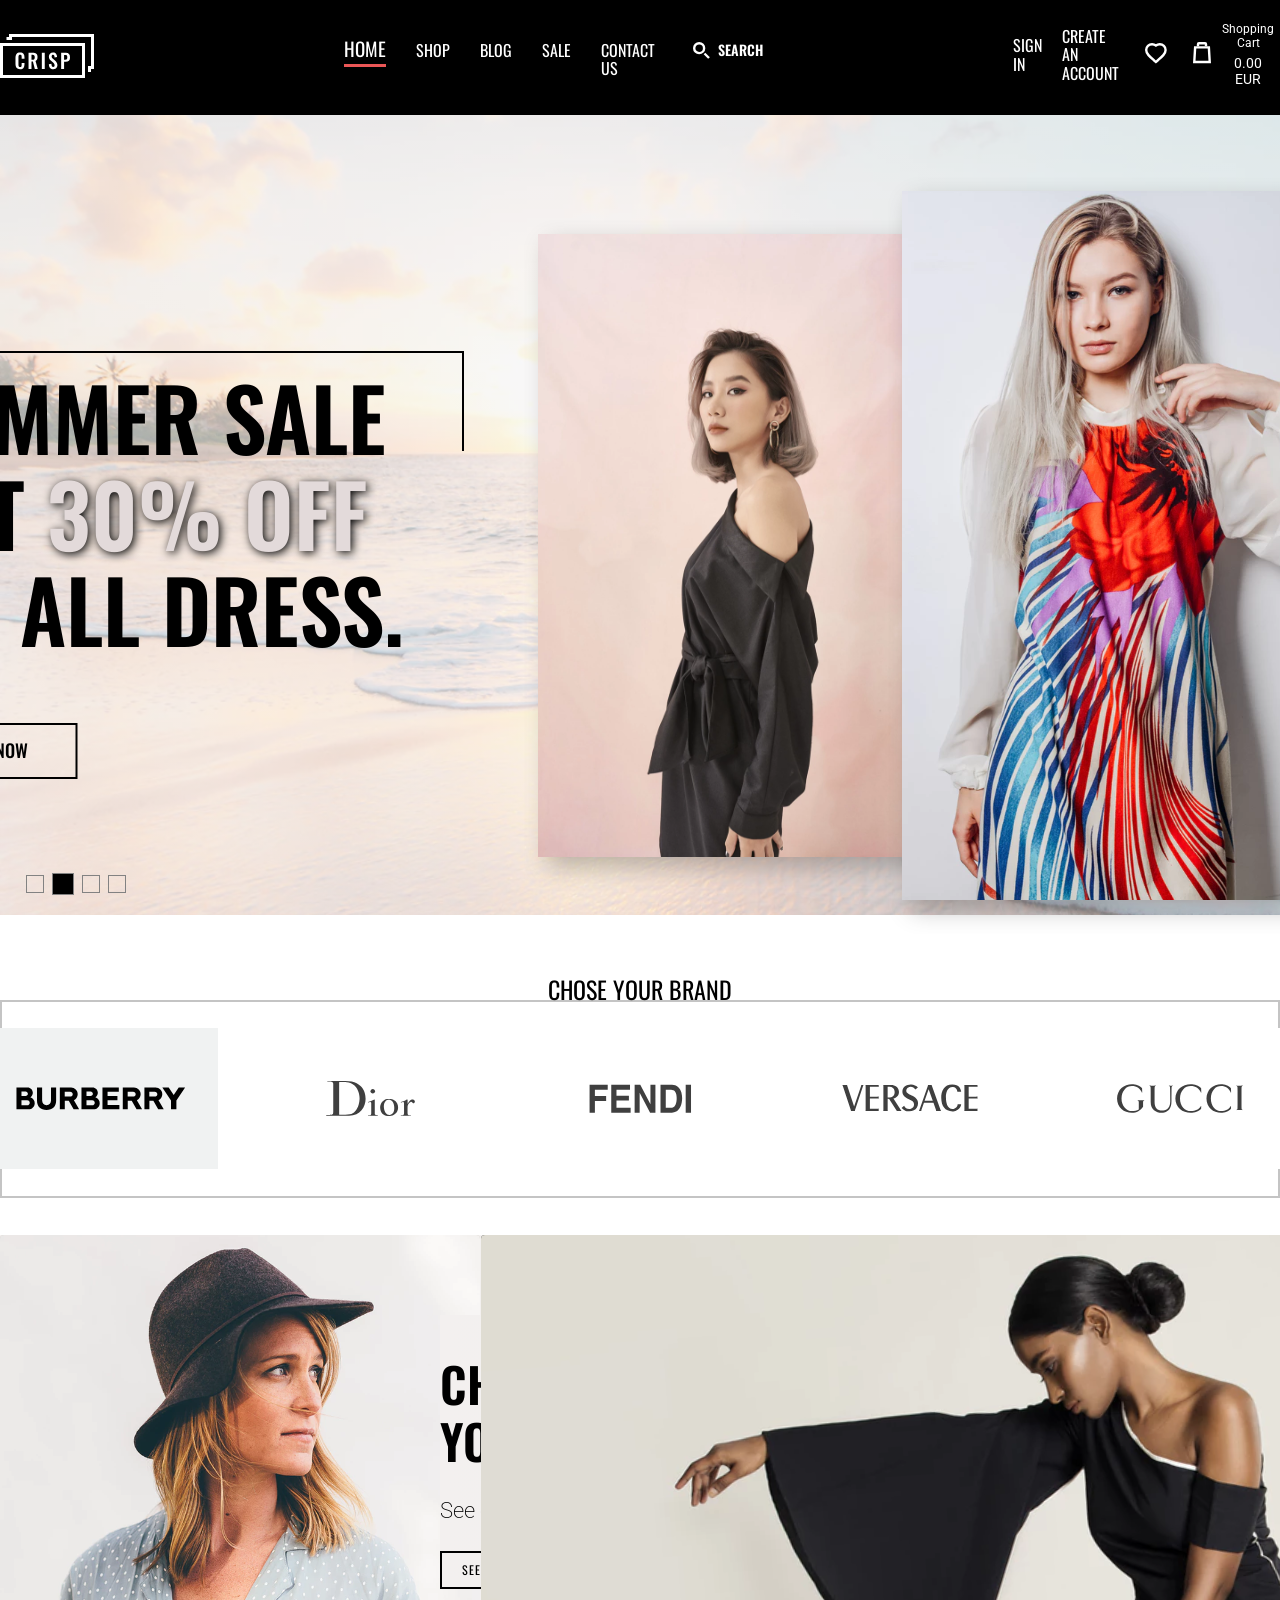
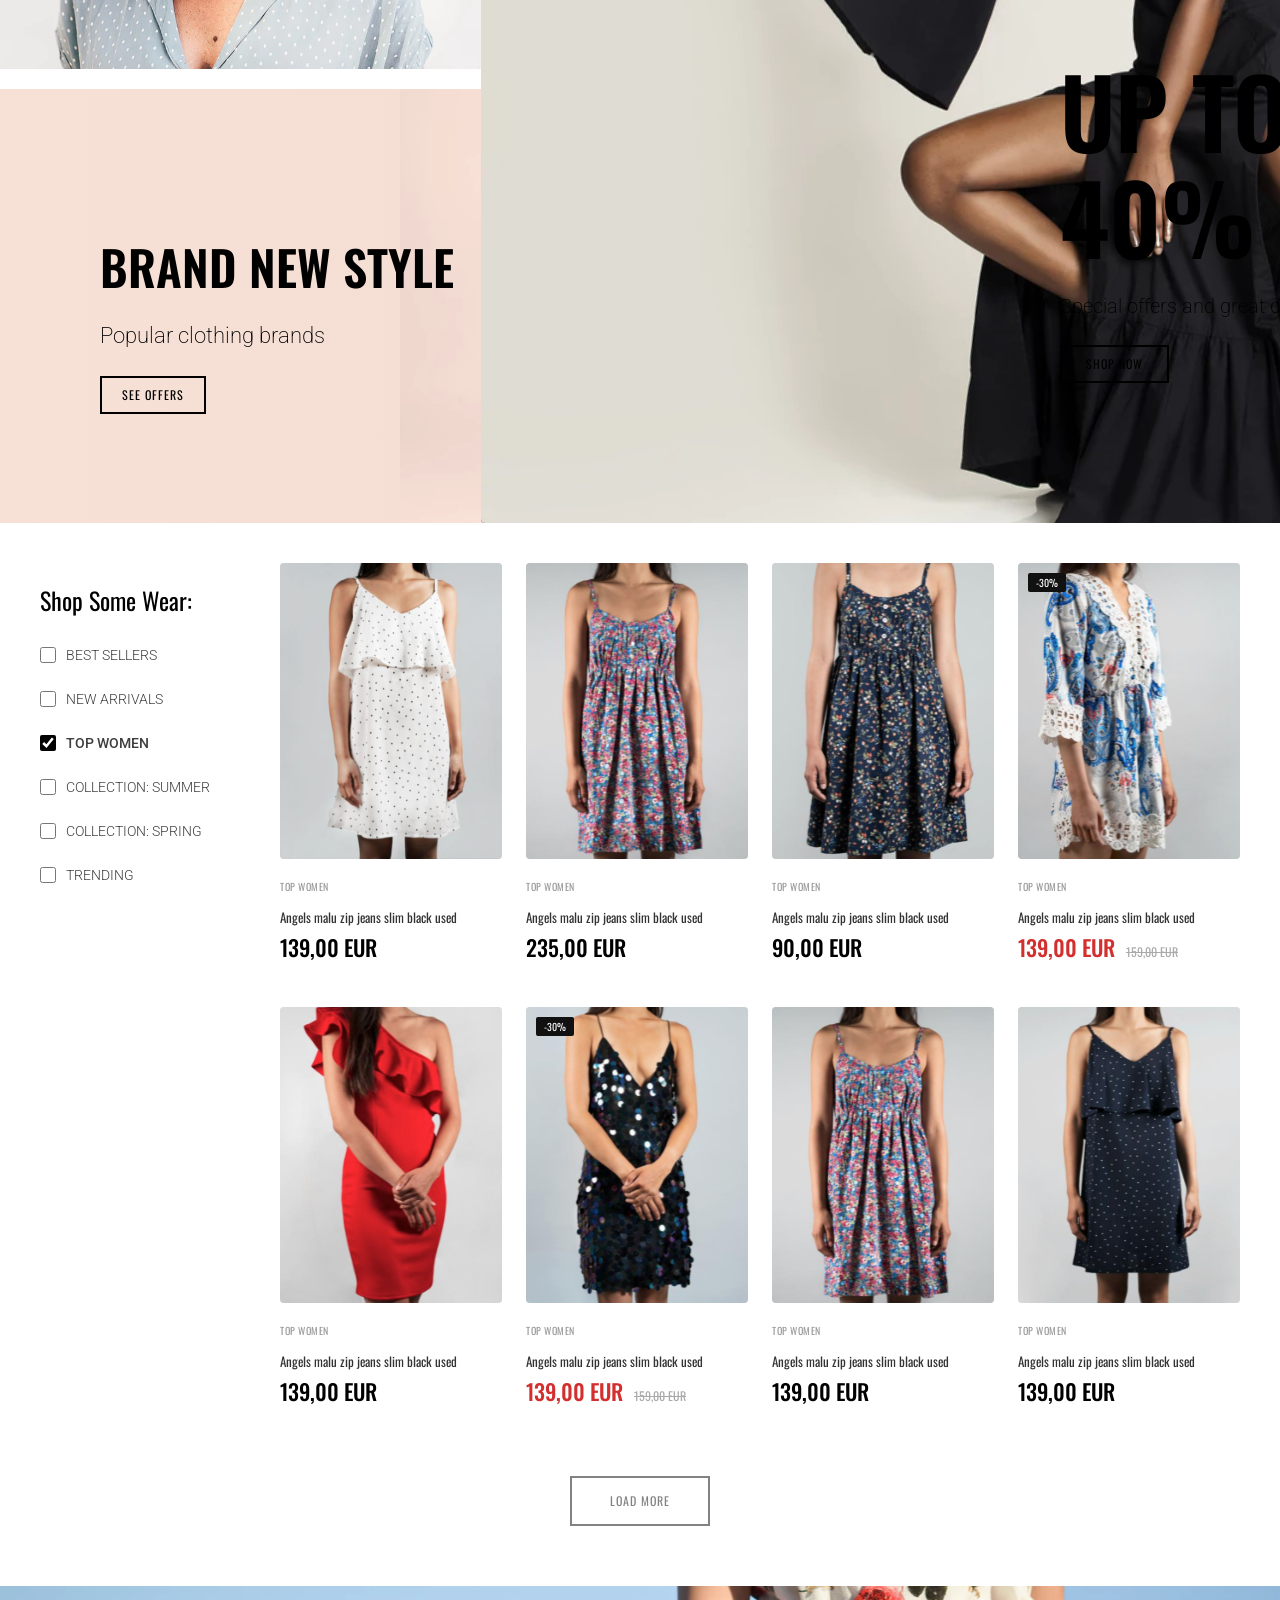
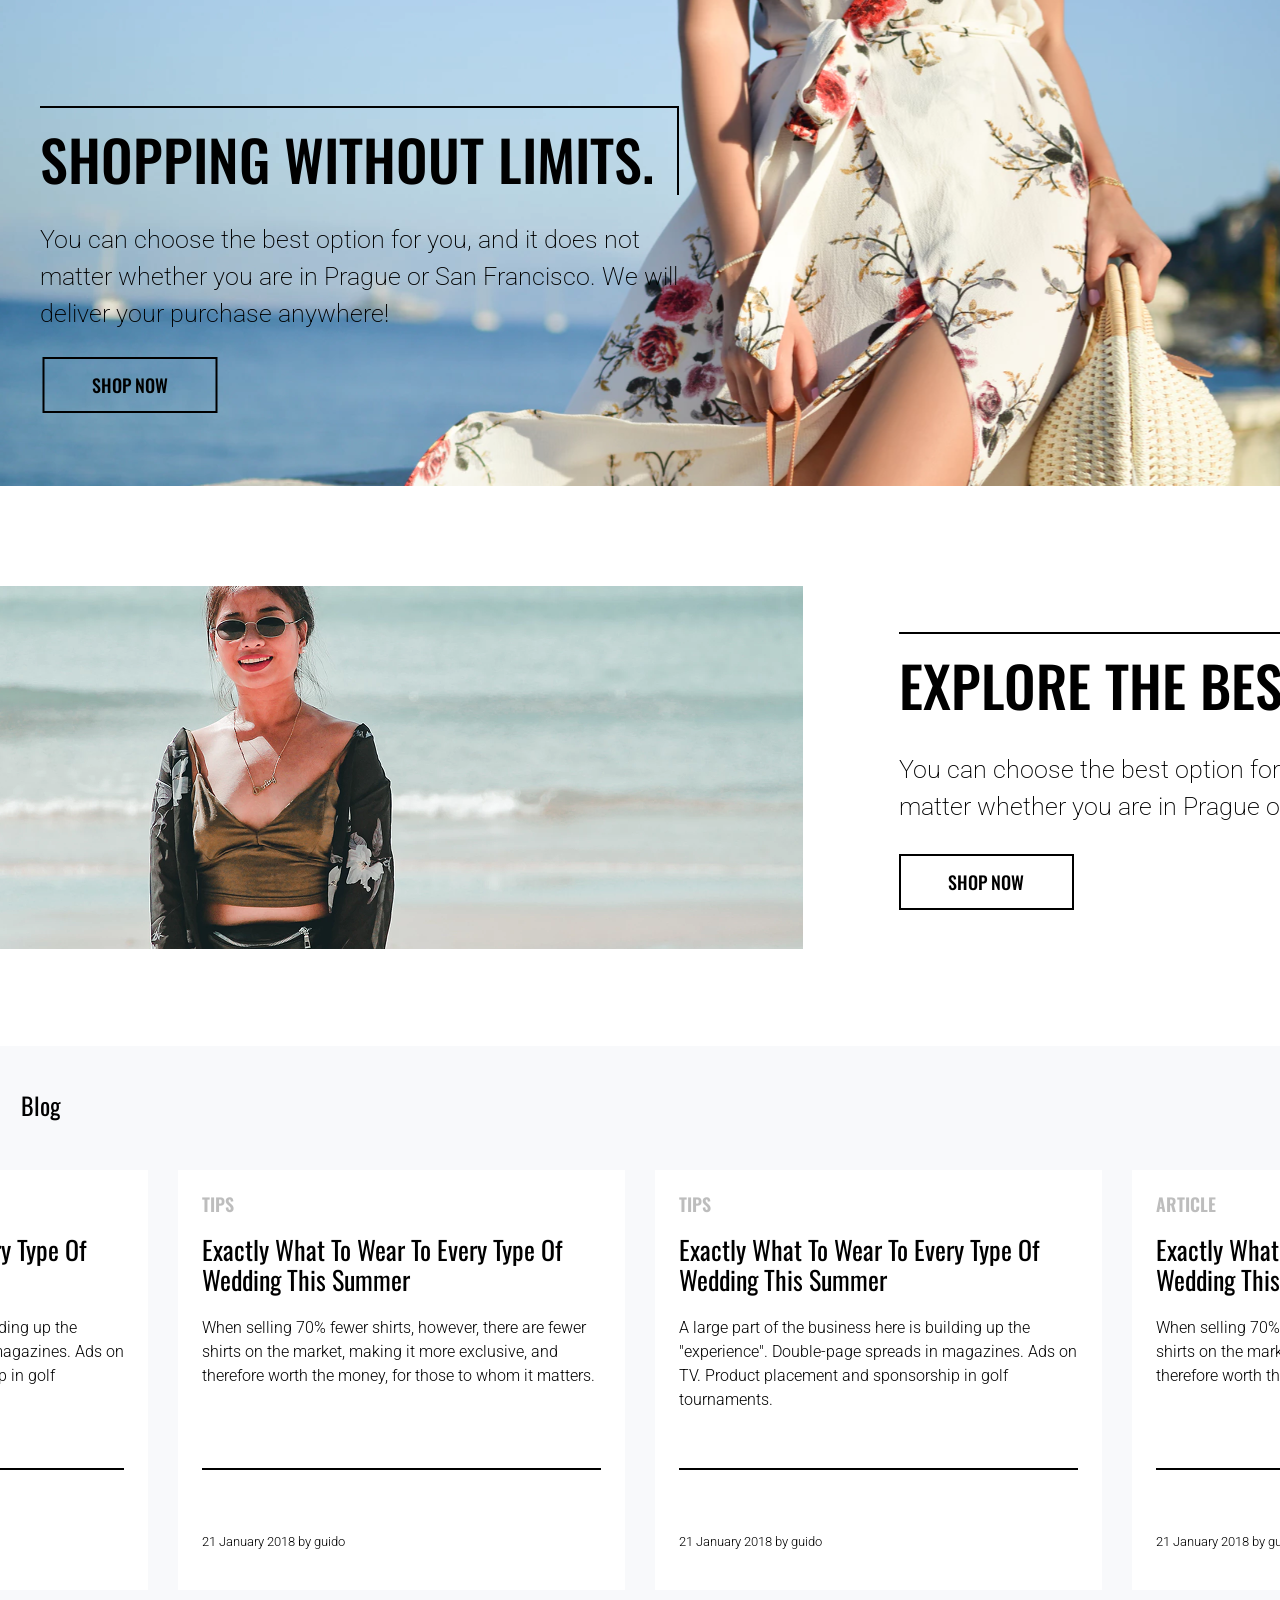
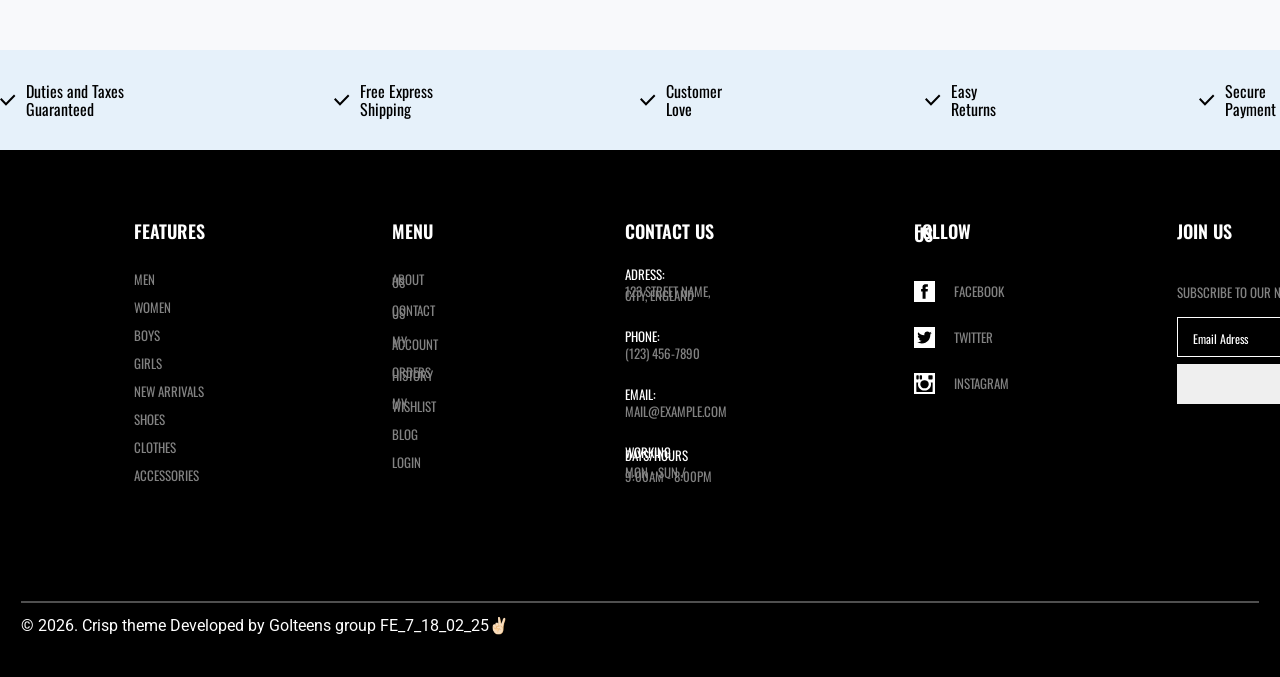
<file: index.html>
<!doctype html>
<html lang="en">

<head>
  <meta charset="UTF-8" />
  <meta name="viewport" content="width=device-width, initial-scale=1.0" />
  <title>Crisp - Магазин потужного одягу</title>
  <link rel="stylesheet" href="css/modern-normalize.css">
  <link rel="stylesheet" href="css/style.css">
  <link rel="stylesheet" href="css/index.css">
  <link rel="icon" href="image/logo.png" type="image/png">
  <script src="js/script.js" defer></script>
</head>

<body id="bod">

  <!-- ========== oleg ========== -->
  <header>
    <a href="#bod"><img id="logo" src="Image/Group 4.svg" alt="lerka" /></a>

    <nav>
      <a class="ah" href="index.html">HOME</a>
      <a href="catalog.html">SHOP</a>
      <a href="blog.html">BLOG</a>
      <a href="#">SALE</a>
      <a href="#">CONTACT US</a>
      <a href="#" id="smopen"><img src="Image/Group 3.svg" alt="lerka" /> <span>search</span></a>
    </nav>

    <div class="bob">
      <a href="#" id="lmopen">SIGN IN</a>
      <a href="#">CREATE AN ACCOUNT</a>
      <a href="dashboard.html" class="heard"><img src="Image/Vector.svg" alt="lera" /></a>
      <button id="bmopen">
        <div class="bmopen">
          <img src="Image/baggg.svg" alt="bag">
          <div class="bmopentxt">
            <p>shopping cart</p>
            <p>0.00 EUR</p>
          </div>
        </div>
      </button>
    </div>
  </header>

  <!-- ========== yarik modal&header ========== -->
  <div id="searchmodal">
    <div class="smthing">
      <img src="Image/sea.svg" alt="magi" />
      <input type="text" placeholder="Search" />
    </div>
    <button id="smclose"><img src="Image/Frame 3.svg" alt="cross" /></button>
  </div>
  <div id="loginmodal">
    <div class="fon"></div>
    <button id="lmclose"><img src="Image/Frame 3.svg" alt="cross" /></button>
    <form action="">
      <h2>login your account</h2>
      <input type="email" placeholder="Email" id="lmemail" required />
      <input type="password" placeholder="Password" id="lmpassword" required />
      <div class="lmformthing">
        <input type="checkbox" id="lmformcheck" required />
        <p>
          By using this form you agree with the storage and handling of your
          data by this website.
        </p>
      </div>
      <div class="lmbtn">
        <button>sign in</button>
        <button>create an account</button>
      </div>
    </form>

  </div>
  <div id="bagmodal">
    <button id="bmclose"><img src="Image/Frame 3.svg" alt="cross"></button>
    <div id="bmbought"></div>
    <div class="bmmenu">
      <hr>
      <div class="bmmcount">
        <p>cart subtotal:</p>
        <p>0.00 EUR</p>
      </div>
      <div class="bmmbtn">
        <button>view and edit cart</button>
        <button>go to checkout</button>
      </div>
    </div>
  </div>

  <main>
    <section class="sec1">
      <div class="div1" style="position: relative; left: 140px;">
        <h1>SUMMER SALE GEt <span>30% OFF</span> On all dress.</h1>
        <button>shop now</button>
      </div>

      <div class="sec1-div">
        <img src="/Image/image 2.svg" alt="" class="sec1-img1" />
        <img class="sec1-img2" src="/Image/image 3.svg" alt="" />
      </div>

      <div class="tatodiv">
        <div></div>
        <div class="active"></div>
        <div></div>
        <div></div>
      </div>

      <div class="tatodiv2">
        <button><img src="Image/Group 10 (1).svg" alt="" /></button>
        <button>
          <img src="Image/Group 10.1.svg" alt="" />
        </button>
      </div>
    </section>

    <section class="sec2">
      <h1>chose your brand</h1>
      <div>
        <img title="CHANEL — French luxury fashion house famous for timeless elegance and iconic handbags."
          src="Image/Frame.svg" alt="" />
        <img title="BURBERRY — British luxury brand known for its signature check pattern and classic trench coats."
          src="Image/Frame (1).svg" alt="" />
        <img title="DIOR — French fashion house celebrated for haute couture, elegance, and luxury accessories."
          src="Image/Frame (2).svg" alt="" />
        <img title="FENDI — Italian luxury brand renowned for premium leather goods and exquisite craftsmanship."
          src="Image/Frame (3).svg" alt="" />
        <img title="VERSACE — Italian fashion house recognized for bold designs, glamour, and the iconic Medusa logo"
          src="Image/Frame (4).svg" alt="" />
        <img title="GUCCI — Italian luxury brand blending timeless craftsmanship with contemporary fashion."
          src="Image/Frame (5).svg" alt="" />
        <img
          title="ARMANI — Italian fashion house famous for refined tailoring, minimalist elegance, and premium quality."
          src="Image/Frame (6).svg" alt="" />
      </div>
    </section>

    <!-- ========== ivan ========== -->
    <section class="sec3">
      <div class="banners_grid_1">
        <div class="banner_1">
          <img src="/Image/image 3.-1svg.svg" class="banner_image_1" alt="Choose your look" />
          <div class="banner_text_1">
            <h2 class="banner_title_1">CHOOSE<br />YOUR LOOK</h2>
            <p class="p_1">See our clothing collections</p>
            <button class="btn_outline_1">SEE OFFERS</button>
          </div>
        </div>

        <div class="banner_dark_1">
          <img src="Image/image 5.svg" class="banner_image_dark_1" alt="Up to 40% off" />
          <div class="banner_text_dark_1">
            <h2 class="banner_title_big_1">UP TO<br />40% OFF</h2>
            <p class="p_2">Special offers and great deals</p>
            <button class="btn_dark_1">SHOP NOW</button>
          </div>
        </div>

        <div class="banner_pink_1">
          <div class="banner_text_12">
            <h2 class="banner_title_1">BRAND NEW STYLE</h2>
            <p class="p_1">Popular clothing brands</p>
            <button class="btn_outline_1">SEE OFFERS</button>
          </div>
          <img src="Image/image 4.svg" class="banner_image_2" style="width: 540px;" alt="Brand new style" />
        </div>
      </div>
    </section>

    <!-- ========== egor&fidan ========== -->
    <section class="sec4">
      <div class="shop_layout_1">
        <aside class="sidebar_1">
          <h3 class="sidebar_title_1">Shop Some Wear:</h3>

          <ul class="filter_list_1">
            <li>
              <label class="filter_item_1">
                <input type="checkbox">
                <span>BEST SELLERS</span>
              </label>
            </li>

            <li>
              <label class="filter_item_1">
                <input type="checkbox">
                <span>NEW ARRIVALS</span>
              </label>
            </li>

            <li>
              <label class="filter_item_1">
                <input type="checkbox" checked>
                <span>TOP WOMEN</span>
              </label>
            </li>

            <li>
              <label class="filter_item_1">
                <input type="checkbox">
                <span>COLLECTION: SUMMER</span>
              </label>
            </li>

            <li>
              <label class="filter_item_1">
                <input type="checkbox">
                <span>COLLECTION: SPRING</span>
              </label>
            </li>

            <li>
              <label class="filter_item_1">
                <input type="checkbox">
                <span>TRENDING</span>
              </label>
            </li>
          </ul>
        </aside>

        <div class="products_grid_1">
          <a href="product.html">
            <div class="product_card_1">
              <img src="Image/bo.svg" class="product_image_1" alt="Сукня 1" />
              <p class="product_category_1">TOP WOMEN</p>
              <p class="product_name_1">
                Angels malu zip jeans slim black used
              </p>
              <p class="product_price_1">139,00 EUR</p>
            </div>
          </a>

          <a href="product.html">
            <div class="product_card_1">
              <img src="Image/Rectangle 7 (5).svg" class="product_image_1" alt="Сукня 2" />
              <p class="product_category_1">TOP WOMEN</p>
              <p class="product_name_1">
                Angels malu zip jeans slim black used
              </p>
              <p class="product_price_1">235,00 EUR</p>
            </div>
            
          </a>

          <a href="product.html">
            <div class="product_card_1">
              <img src="Image/Rectangle 7 (2).svg" class="product_image_1" alt="Сукня 3" />
              <p class="product_category_1">TOP WOMEN</p>
              <p class="product_name_1">
                Angels malu zip jeans slim black used
              </p>
              <p class="product_price_1">90,00 EUR</p>
            </div>
          </a>

          <div class="product_card_1">
            <div class="product_image_wrap_1">
              <img src="Image/Rectangle 7 (3).svg" class="product_image_1" alt="Сукня 4" />
              <span class="badge_sale_1">-30%</span>
            </div>
            <p class="product_category_1">TOP WOMEN</p>
            <p class="product_name_1">
              Angels malu zip jeans slim black used
            </p>
            <p class="product_price_sale_1">
              139,00 EUR <span class="product_price_old_1">159,00 EUR</span>
            </p>
          </div>

          <div class="product_card_1">
            <img src="Image/Rectangle 7. redsvg.svg" class="product_image_1" alt="Сукня 5" />
            <p class="product_category_1">TOP WOMEN</p>
            <p class="product_name_1">
              Angels malu zip jeans slim black used
            </p>
            <p class="product_price_1">139,00 EUR</p>
          </div>

          <div class="product_card_1">
            <div class="product_image_wrap_1">
              <img src="Image/Rectangle 7 (4).svg" class="product_image_1" alt="Сукня 6" />
              <span class="badge_sale_1">-30%</span>
            </div>
            <p class="product_category_1">TOP WOMEN</p>
            <p class="product_name_1">
              Angels malu zip jeans slim black used
            </p>
            <p class="product_price_sale_1">
              139,00 EUR <span class="product_price_old_1">159,00 EUR</span>
            </p>
          </div>

          <div class="product_card_1">
            <img src="Image/Rectangle 7 (5).svg" class="product_image_1" alt="Сукня 7" />
            <p class="product_category_1">TOP WOMEN</p>
            <p class="product_name_1">
              Angels malu zip jeans slim black used
            </p>
            <p class="product_price_1">139,00 EUR</p>
          </div>

          <div class="product_card_1">
            <img src="Image/Rectangle 7 (6).svg" class="product_image_1" alt="Сукня 8" />
            <p class="product_category_1">TOP WOMEN</p>
            <p class="product_name_1">
              Angels malu zip jeans slim black used
            </p>
            <p class="product_price_1">139,00 EUR</p>
          </div>
        </div>
      </div>

      <div class="load_more_wrap_1">
        <button class="btn_load_more_1">LOAD MORE</button>
      </div>
    </section>

    <!-- ========== zahar ========== -->
    <section class="sec5">
      <div class="banner">
        <div class="content">
          <h1>SHOPPING WITHOUT LIMITS.</h1>
          <p>
            You can choose the best option for you, and it does not matter
            whether you are in Prague or San Francisco. We will deliver your
            purchase anywhere!
          </p>
          <button>SHOP NOW</button>
        </div>
      </div>
    </section>

    <!-- ========== yarik ========== -->
    <section id="sec6" class="sc1">
      <div class="sc1c">
        <img src="Image/cgirl.png" alt="woman" />
        <div class="sc1cr">
          <h2>explore the best of you.</h2>
          <p>
            You can choose the best option for you, and it does not matter
            whether you are in Prague or San Francisco.
          </p>
          <button>shop now</button>
        </div>
      </div>
    </section>

    <section class="sc2">
      <h2>blog</h2>
      <div class="sc2c">
        <div class="sc2thing">
          <h2>article</h2>
          <h2>exactly what to wear to every type of wedding this summer</h2>
          <p>
            A large part of the business here is building up the "experience".
            Double-page spreads in magazines. Ads on TV. Product placement and
            sponsorship in golf tournaments.
          </p>
          <div class="sc2phr">
            <hr />
            <p>21 January 2018 by guido</p>
          </div>
        </div>
        <div class="sc2thing">
          <h2>tips</h2>
          <h2>exactly what to wear to every type of wedding this summer</h2>
          <p>
            When selling 70% fewer shirts, however, there are fewer shirts on
            the market, making it more exclusive, and therefore worth the money,
            for those to whom it matters.
          </p>
          <div class="sc2phr">
            <hr />
            <p>21 January 2018 by guido</p>
          </div>
        </div>
        <div class="sc2thing">
          <h2>tips</h2>
          <h2>exactly what to wear to every type of wedding this summer</h2>
          <p>
            A large part of the business here is building up the "experience".
            Double-page spreads in magazines. Ads on TV. Product placement and
            sponsorship in golf tournaments.
          </p>
          <div class="sc2phr">
            <hr />
            <p>21 January 2018 by guido</p>
          </div>
        </div>
        <div class="sc2thing">
          <h2>article</h2>
          <h2>exactly what to wear to every type of wedding this summer</h2>
          <p>
            When selling 70% fewer shirts, however, there are fewer shirts on
            the market, making it more exclusive, and therefore worth the money,
            for those to whom it matters.
          </p>
          <div class="sc2phr">
            <hr />
            <p>21 January 2018 by guido</p>
          </div>
        </div>
      </div>
    </section>

    <section class="sc3">
      <div class="sc3thing">
        <img src="Image/checkmark.svg" alt="checkmark" />
        <p>Duties and Taxes Guaranteed</p>
      </div>
      <div class="sc3thing">
        <img src="Image/checkmark.svg" alt="checkmark" />
        <p>Free Express Shipping</p>
      </div>
      <div class="sc3thing">
        <img src="Image/checkmark.svg" alt="checkmark" />
        <p>Customer Love</p>
      </div>
      <div class="sc3thing">
        <img src="Image/checkmark.svg" alt="checkmark" />
        <p>Easy Returns</p>
      </div>
      <div class="sc3thing">
        <img src="Image/checkmark.svg" alt="checkmark" />
        <p>Secure Payment</p>
      </div>
    </section>
  </main>

  <footer>
    <a href="#bod"><img src="Image/logo.svg" alt="logo" /></a>
    <div class="fthing">
      <h2>features</h2>
      <div class="fthingig">
        <a href="#">men</a>
        <a href="#">women</a>
        <a href="#">boys</a>
        <a href="#">girls</a>
        <a href="#">new arrivals</a>
        <a href="#">shoes</a>
        <a href="#">clothes</a>
        <a href="#">accessories</a>
      </div>
    </div>
    <div class="fthing">
      <h2>menu</h2>
      <div class="fthingig">
        <a href="#">about us</a>
        <a href="#">contact us</a>
        <a href="#">my account</a>
        <a href="#">orders history</a>
        <a href="#">my wishlist</a>
        <a href="#">blog</a>
        <a href="#">login</a>
      </div>
    </div>
    <div class="fthing">
      <h2>contact us</h2>
      <div class="fthingig">
        <div class="fthingin">
          <p style="margin-top: -5px;">adress:</p>
          <a href="https://www.google.com/maps?q=123+Street+Name,+City,+England" target="_blank">123 street name, city,
            england</a>
        </div>
        <div class="fthingin">
          <p>phone:</p>
          <a href="tel:+11234567890">(123) 456-7890</a>
        </div>
        <div class="fthingin">
          <p>email:</p>
          <a href="mailto:mail@example.com">mail@example.com</a>
        </div>
        <div class="fthingin">
          <p>working days/hours</p>
          <a>mon - sun / 9:00am - 8:00pm</a>
        </div>
      </div>
    </div>
    <div class="fthing">
      <h2>follow us</h2>
      <div class="fthingig">
        <div class="fthingin2">
          <img src="Image/facebook.svg" alt="facebook" />
          <a href="https://www.facebook.com/" target="_blank">facebook</a>
        </div>
        <div class="fthingin2">
          <img src="Image/twitter 2.svg" alt="twitter" />
          <a href="https://x.com/" target="_blank">twitter</a>
        </div>
        <div class="fthingin2">
          <img src="Image/instagram-photo-camera-symbol.svg" alt="instagram" />
          <a href="https://www.instagram.com/" target="_blank">instagram</a>
        </div>
      </div>
    </div>
    <div class="fthing">
      <h2>join us</h2>
      <div class="fthingig fform">
        <p>Subscribe to our newsletters</p>
        <input type="text" placeholder="email adress" />
        <button class="btn">subscribe!</button>
      </div>
    </div>
    <div class="bottom">
      <hr />
      <p>© 2026. Crisp theme Developed by GoIteens group FE_7_18_02_25✌🏻</p>
    </div>
  </footer>
</body>

</html>
</file>
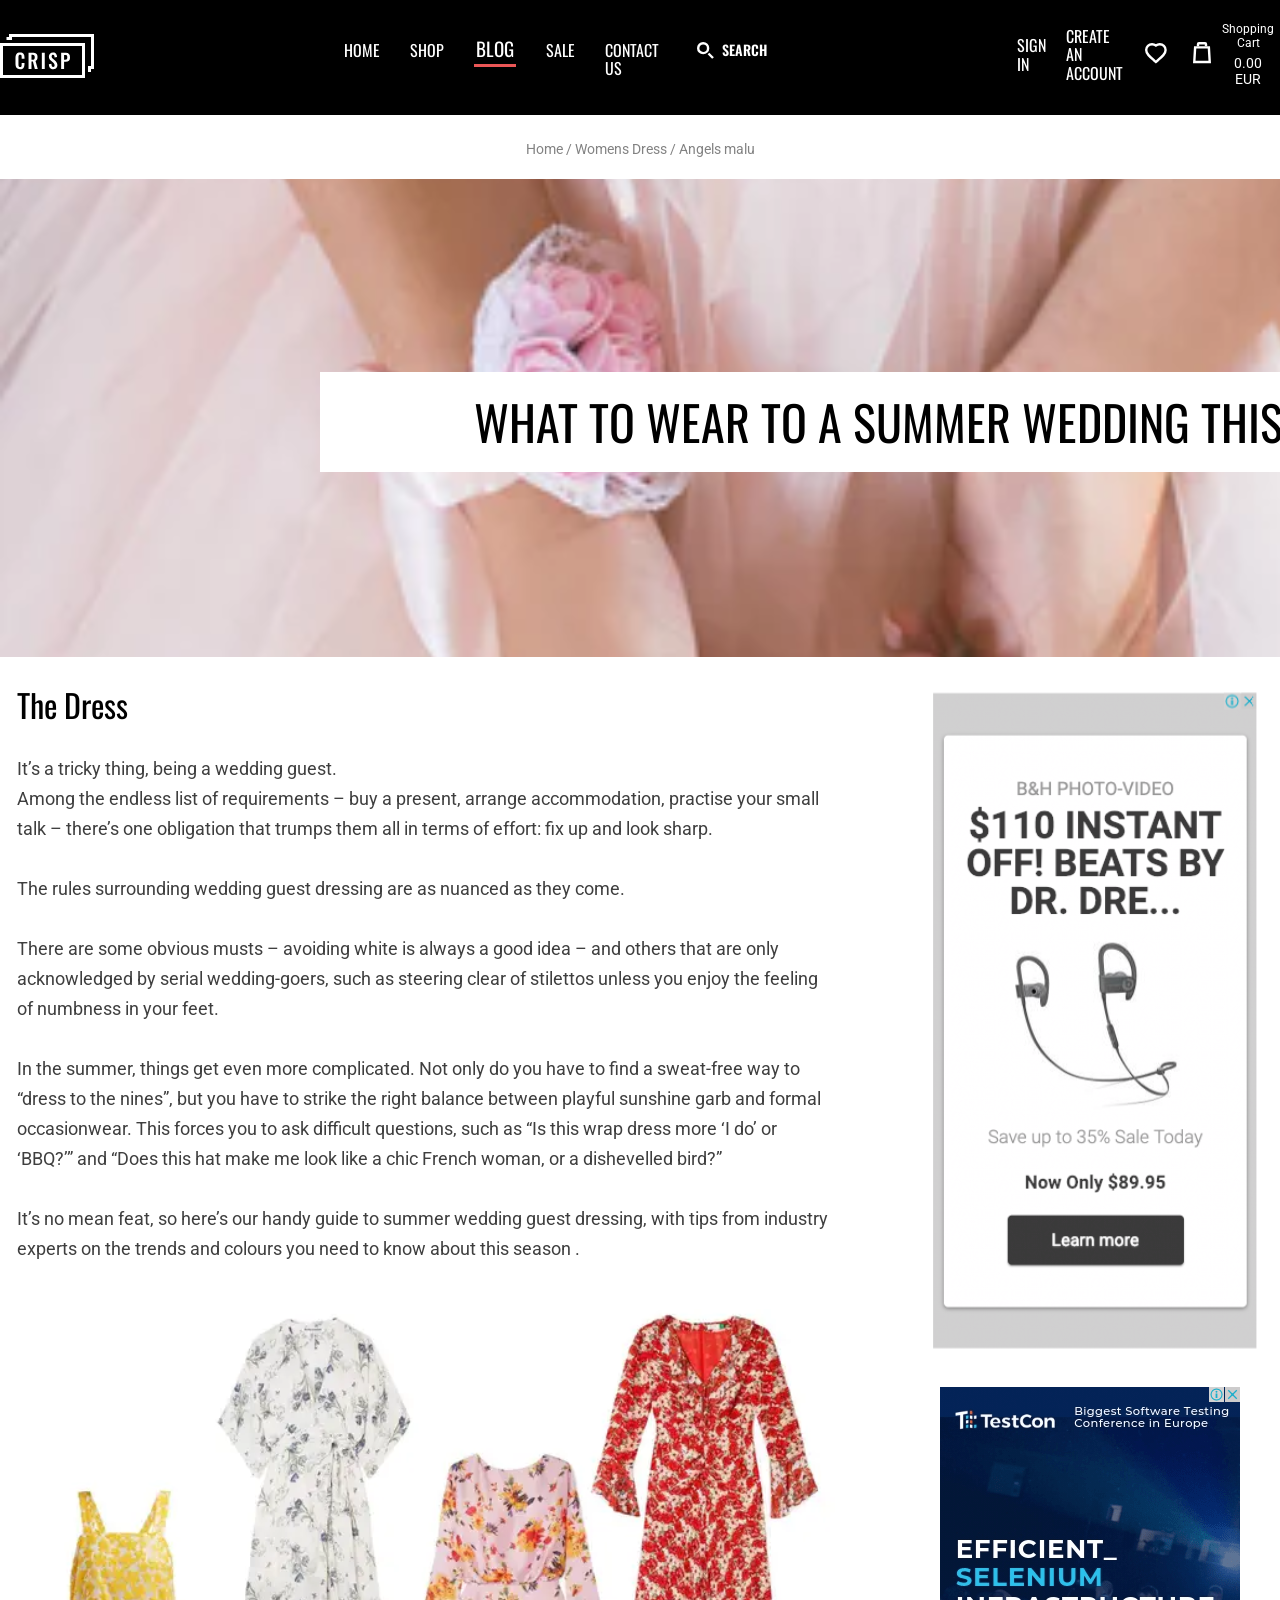
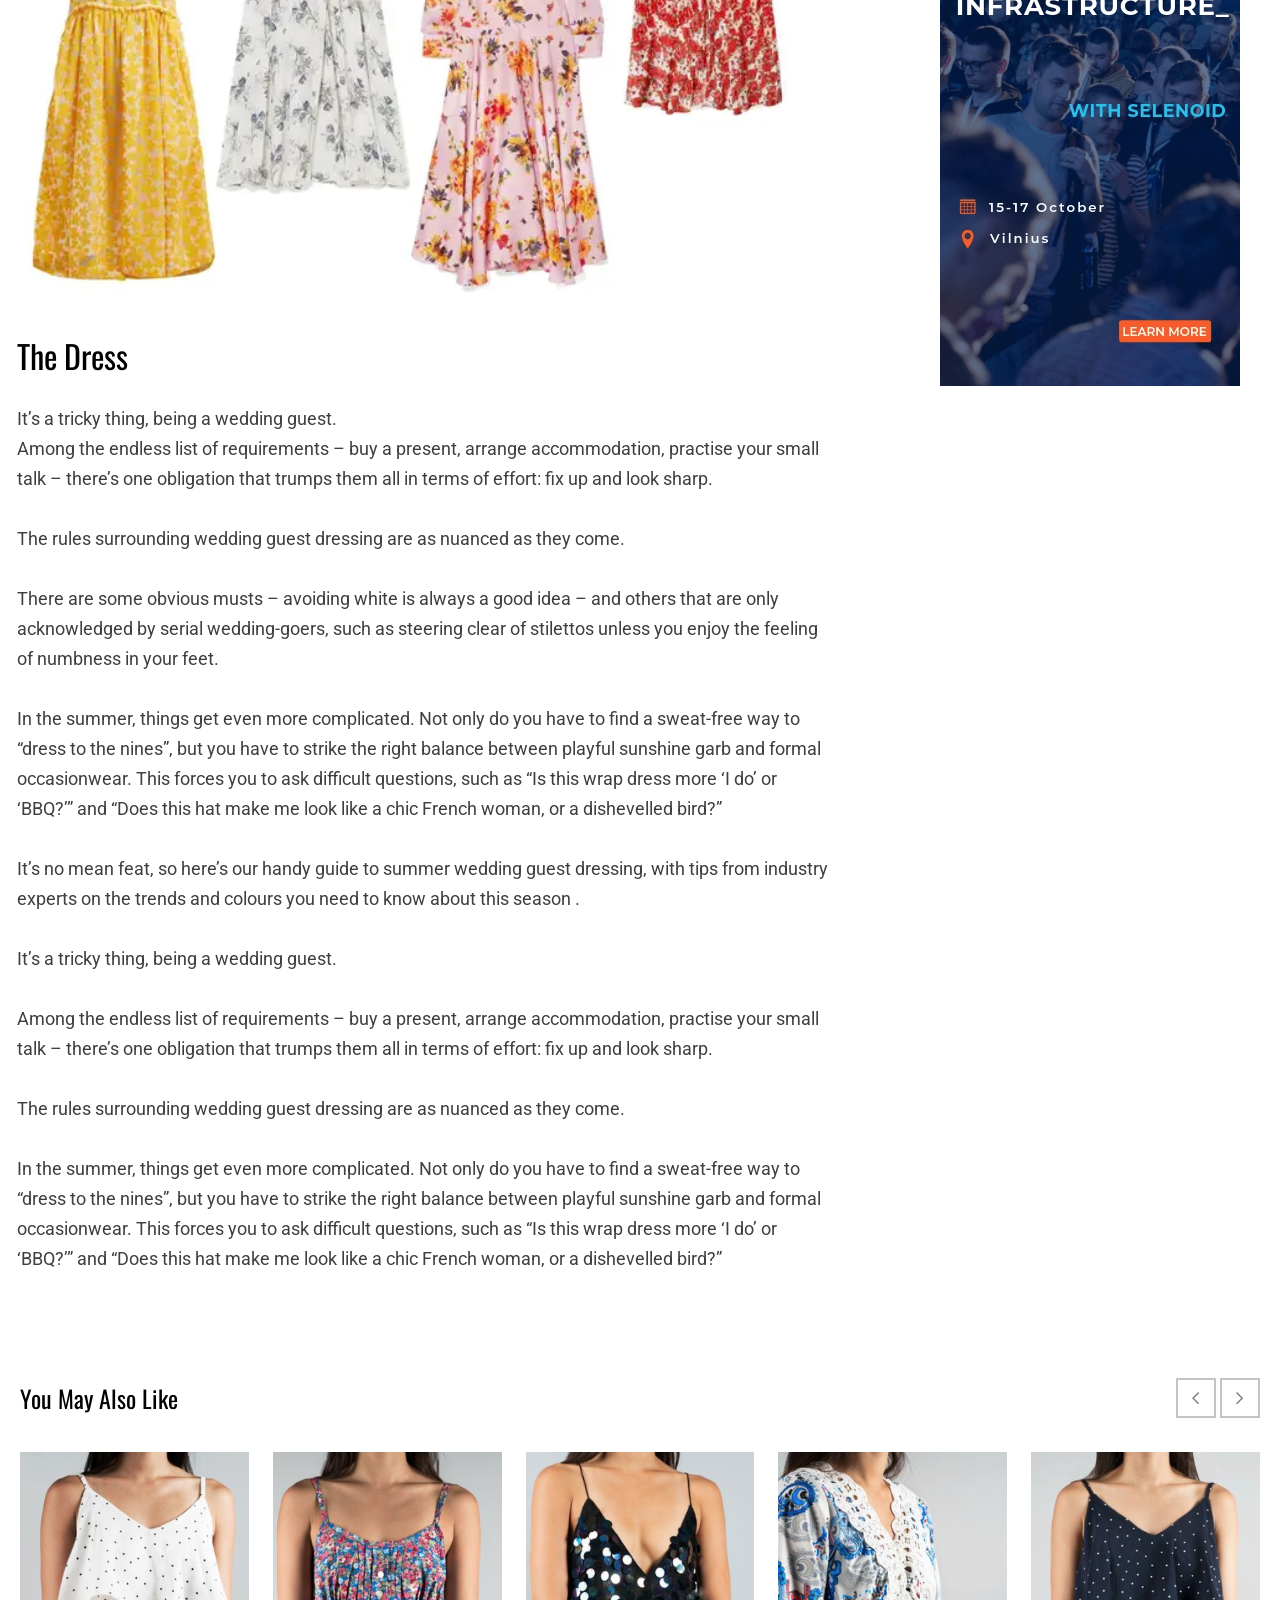
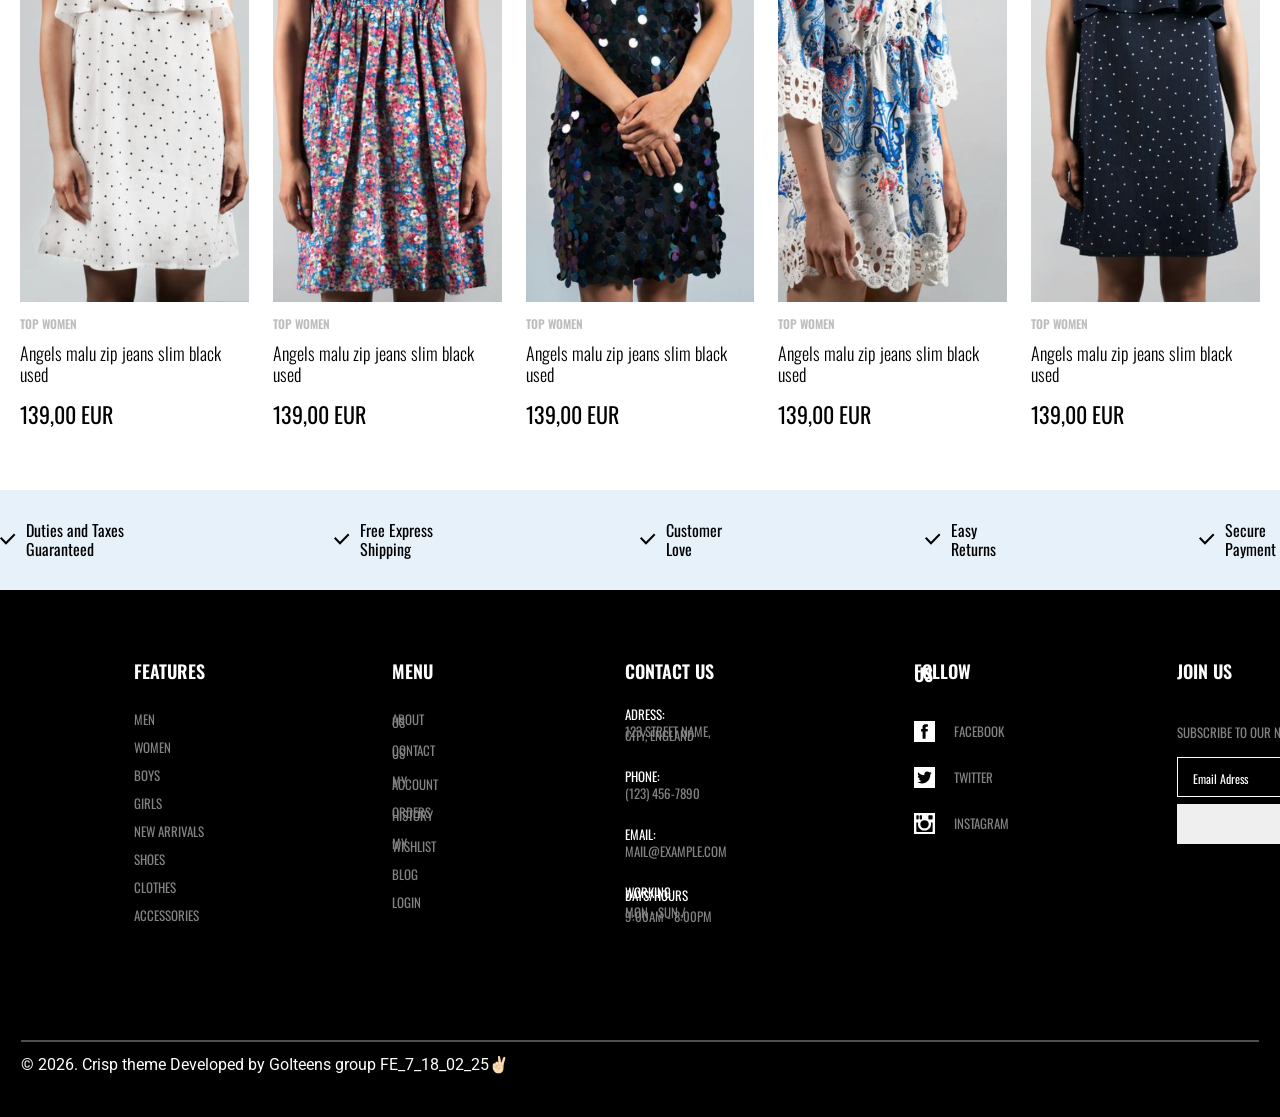
<file: blog.html>
<!doctype html>
<html lang="en">

<head>
  <meta charset="UTF-8" />
  <meta name="viewport" content="width=device-width, initial-scale=1.0" />
  <title>Crisp - Магазин потужного одягу</title>
  <link rel="stylesheet" href="css/modern-normalize.css">
  <link rel="stylesheet" href="css/style.css">
  <link rel="stylesheet" href="css/blog.css">
  <link rel="stylesheet" href="css/product.css">
  <link rel="icon" href="image/logo.png" type="image/png">
  <script src="js/script.js" defer></script>
</head>

<body id="bod">
  <!-- ========== oleg ========== -->
  <header>
    <a href="#bod"><img id="logo" src="Image/Group 4.svg" alt="lerka" /></a>

    <nav>
      <a href="index.html">HOME</a>
      <a href="catalog.html">SHOP</a>
      <a class="ah" href="blog.html">BLOG</a>
      <a href="#">SALE</a>
      <a href="#">CONTACT US</a>
      <a href="#" id="smopen"><img src="Image/Group 3.svg" alt="lerka" /> <span>search</span></a>
    </nav>

    <div class="bob">
      <a href="#" id="lmopen">SIGN IN</a>
      <a href="#">CREATE AN ACCOUNT</a>
      <a href="dashboard.html" class="heard"><img src="Image/Vector.svg" alt="lera" /></a>
      <button id="bmopen">
        <div class="bmopen">
          <img src="Image/baggg.svg" alt="bag">
          <div class="bmopentxt">
            <p>shopping cart</p>
            <p>0.00 EUR</p>
          </div>
        </div>
      </button>
    </div>
  </header>

  <!-- ========== yarik modal&header ========== -->
  <div id="searchmodal">
    <div class="smthing">
      <img src="Image/sea.svg" alt="magi" />
      <input type="text" placeholder="Search" />
    </div>
    <button id="smclose"><img src="Image/Frame 3.svg" alt="cross" /></button>
  </div>
  <div id="loginmodal">
    <div class="fon"></div>
    <button id="lmclose"><img src="Image/Frame 3.svg" alt="cross" /></button>
    <form action="">
      <h2>login your account</h2>
      <input type="email" placeholder="Email" id="lmemail" required />
      <input type="password" placeholder="Password" id="lmpassword" required />
      <div class="lmformthing">
        <input type="checkbox" id="lmformcheck" required />
        <p>
          By using this form you agree with the storage and handling of your
          data by this website.
        </p>
      </div>
      <div class="lmbtn">
        <button>sign in</button>
        <button>create an account</button>
      </div>
    </form>

  </div>
  <div id="bagmodal">
    <button id="bmclose"><img src="Image/Frame 3.svg" alt="cross"></button>
    <div id="bmbought"></div>
    <div class="bmmenu">
      <hr>
      <div class="bmmcount">
        <p>cart subtotal:</p>
        <p>0.00 EUR</p>
      </div>
      <div class="bmmbtn">
        <button>view and edit cart</button>
        <button>go to checkout</button>
      </div>
    </div>
  </div>

  <main>
    <!-- ========== sasha (sec1) ========== -->
    <section class="sec1">
      <h3>Home / Womens Dress / Angels malu</h3>
      <div>
        <button>WHAT TO WEAR TO A SUMMER WEDDING THIS YEAR?</button>
      </div>
    </section>

    <!-- ========== yarik (sec2/sec4) ========== -->
    <section id="sec2" class="sc">
      <div class="scleft">
        <div class="scleftc">
          <h2>the dress</h2>
          <p>
            It’s a tricky thing, being a wedding guest. <br> Among the endless list
            of requirements – buy a present, arrange accommodation, practise
            your small talk – there’s one obligation that trumps them all in
            terms of effort: fix up and look sharp.
          </p>
          <p>
            The rules surrounding wedding guest dressing are as nuanced as they
            come.
          </p>
          <p>
            There are some obvious musts – avoiding white is always a good idea
            – and others that are only acknowledged by serial wedding-goers,
            such as steering clear of stilettos unless you enjoy the feeling of
            numbness in your feet.
          </p>
          <p>
            In the summer, things get even more complicated. Not only do you
            have to find a sweat-free way to “dress to the nines”, but you have
            to strike the right balance between playful sunshine garb and formal
            occasionwear. This forces you to ask difficult questions, such as
            “Is this wrap dress more ‘I do’ or ‘BBQ?’” and “Does this hat make
            me look like a chic French woman, or a dishevelled bird?”
          </p>
          <p>
            It’s no mean feat, so here’s our handy guide to summer wedding guest
            dressing, with tips from industry experts on the trends and colours
            you need to know about this season .
          </p>
        </div>
        <img src="Image/dress.svg" alt="dresses" />
        <div class="scleftc">
          <h2>the dress</h2>
          <p>
            It’s a tricky thing, being a wedding guest. <br> Among the endless list
            of requirements – buy a present, arrange accommodation, practise
            your small talk – there’s one obligation that trumps them all in
            terms of effort: fix up and look sharp.
          </p>
          <p>
            The rules surrounding wedding guest dressing are as nuanced as they
            come.
          </p>
          <p>
            There are some obvious musts – avoiding white is always a good idea
            – and others that are only acknowledged by serial wedding-goers,
            such as steering clear of stilettos unless you enjoy the feeling of
            numbness in your feet.
          </p>
          <p>
            In the summer, things get even more complicated. Not only do you
            have to find a sweat-free way to “dress to the nines”, but you have
            to strike the right balance between playful sunshine garb and formal
            occasionwear. This forces you to ask difficult questions, such as
            “Is this wrap dress more ‘I do’ or ‘BBQ?’” and “Does this hat make
            me look like a chic French woman, or a dishevelled bird?”
          </p>
          <p>
            It’s no mean feat, so here’s our handy guide to summer wedding guest
            dressing, with tips from industry experts on the trends and colours
            you need to know about this season .
          </p>
          <p>It’s a tricky thing, being a wedding guest.</p>
          <p>Among the endless list of requirements – buy a present, arrange accommodation, practise your small talk –
            there’s one obligation that trumps them all in terms of effort: fix up and look sharp.</p>
          <p>The rules surrounding wedding guest dressing are as nuanced as they come.</p>
          <p>In the summer, things get even more complicated. Not only do you have to find a sweat-free way to “dress to
            the nines”, but you have to strike the right balance between playful sunshine garb and formal occasionwear.
            This forces you to ask difficult questions, such as “Is this wrap dress more ‘I do’ or ‘BBQ?’” and “Does
            this hat make me look like a chic French woman, or a dishevelled bird?”</p>
        </div>
      </div>
      <div class="scright">
        <img src="Image/rec1.svg" alt="advert">
        <img src="Image/rec2.svg" alt="advert">
        <button id="ad1"></button>
        <button id="ad2"></button>
        <div class="adbtns">
          <button></button>
          <button></button>
        </div>
        <div class="adbtns adbtns2">
          <button></button>
          <button></button>
        </div>
      </div>
    </section>

     <!-- ========== sasha (sec3) ========== -->
  <section class="recommend-section sec3">
    <div class="recommend-header">
      <h2 class="recommend-title">You May Also Like</h2>

      <div class="recommend-arrows">
        <button><img src="Image/strila11.svg" alt="st"></button>
        <button><img src="Image/strila1.svg" alt="st"></button>
      </div>
    </div>

    <div class="recommend-grid">
      <div class="recommend-item">
        <img src="Image/bo.svg" alt="1" />
        <p class="recommend-category">TOP WOMEN</p>
        <h3 class="recommend-name">Angels malu zip jeans slim black used</h3>
        <p class="recommend-price">139,00 EUR</p>
      </div>

      <div class="recommend-item">
        <img src="Image/Rectangle 7 (5).svg" alt="2" />
        <p class="recommend-category">TOP WOMEN</p>
        <h3 class="recommend-name">Angels malu zip jeans slim black used</h3>
        <p class="recommend-price">139,00 EUR</p>
      </div>

      <div class="recommend-item">
        <img src="Image/Rectangle 7 (4).svg" alt="3" />
        <p class="recommend-category">TOP WOMEN</p>
        <h3 class="recommend-name">Angels malu zip jeans slim black used</h3>
        <p class="recommend-price">139,00 EUR</p>
      </div>

      <div class="recommend-item">
        <img src="Image/Rectangle 7.svg" alt="4" />
        <p class="recommend-category">TOP WOMEN</p>
        <h3 class="recommend-name">Angels malu zip jeans slim black used</h3>
        <p class="recommend-price">139,00 EUR</p>
      </div>

      <div class="recommend-item">
        <img src="Image/Rectangle 7 (6).svg" alt="5" />
        <p class="recommend-category">TOP WOMEN</p>
        <h3 class="recommend-name">Angels malu zip jeans slim black used</h3>
        <p class="recommend-price">139,00 EUR</p>
      </div>
    </div>
  </section>


    <section class="sc3 sec4">
      <div class="sc3thing">
        <img src="Image/checkmark.svg" alt="checkmark" />
        <p>Duties and Taxes Guaranteed</p>
      </div>
      <div class="sc3thing">
        <img src="Image/checkmark.svg" alt="checkmark" />
        <p>Free Express Shipping</p>
      </div>
      <div class="sc3thing">
        <img src="Image/checkmark.svg" alt="checkmark" />
        <p>Customer Love</p>
      </div>
      <div class="sc3thing">
        <img src="Image/checkmark.svg" alt="checkmark" />
        <p>Easy Returns</p>
      </div>
      <div class="sc3thing">
        <img src="Image/checkmark.svg" alt="checkmark" />
        <p>Secure Payment</p>
      </div>
    </section>

  </main>

  <footer>
    <a href="#bod"><img src="Image/logo.svg" alt="logo" /></a>
    <div class="fthing">
      <h2>features</h2>
      <div class="fthingig">
        <a href="#">men</a>
        <a href="#">women</a>
        <a href="#">boys</a>
        <a href="#">girls</a>
        <a href="#">new arrivals</a>
        <a href="#">shoes</a>
        <a href="#">clothes</a>
        <a href="#">accessories</a>
      </div>
    </div>
    <div class="fthing">
      <h2>menu</h2>
      <div class="fthingig">
        <a href="#">about us</a>
        <a href="#">contact us</a>
        <a href="#">my account</a>
        <a href="#">orders history</a>
        <a href="#">my wishlist</a>
        <a href="#">blog</a>
        <a href="#">login</a>
      </div>
    </div>
    <div class="fthing">
      <h2>contact us</h2>
      <div class="fthingig">
        <div class="fthingin">
          <p style="margin-top: -5px;">adress:</p>
          <a href="https://www.google.com/maps?q=123+Street+Name,+City,+England" target="_blank">123 street name, city,
            england</a>
        </div>
        <div class="fthingin">
          <p>phone:</p>
          <a href="tel:+11234567890">(123) 456-7890</a>
        </div>
        <div class="fthingin">
          <p>email:</p>
          <a href="mailto:mail@example.com">mail@example.com</a>
        </div>
        <div class="fthingin">
          <p>working days/hours</p>
          <a>mon - sun / 9:00am - 8:00pm</a>
        </div>
      </div>
    </div>
    <div class="fthing">
      <h2>follow us</h2>
      <div class="fthingig">
        <div class="fthingin2">
          <img src="Image/facebook.svg" alt="facebook" />
          <a href="https://www.facebook.com/" target="_blank">facebook</a>
        </div>
        <div class="fthingin2">
          <img src="Image/twitter 2.svg" alt="twitter" />
          <a href="https://x.com/" target="_blank">twitter</a>
        </div>
        <div class="fthingin2">
          <img src="Image/instagram-photo-camera-symbol.svg" alt="instagram" />
          <a href="https://www.instagram.com/" target="_blank">instagram</a>
        </div>
      </div>
    </div>
    <div class="fthing">
      <h2>join us</h2>
      <div class="fthingig fform">
        <p>Subscribe to our newsletters</p>
        <input type="text" placeholder="email adress" />
        <button class="btn">subscribe!</button>
      </div>
    </div>
    <div class="bottom">
      <hr />
      <p>© 2026. Crisp theme Developed by GoIteens group FE_7_18_02_25✌🏻</p>
    </div>
  </footer>
</body>

</html>
</file>
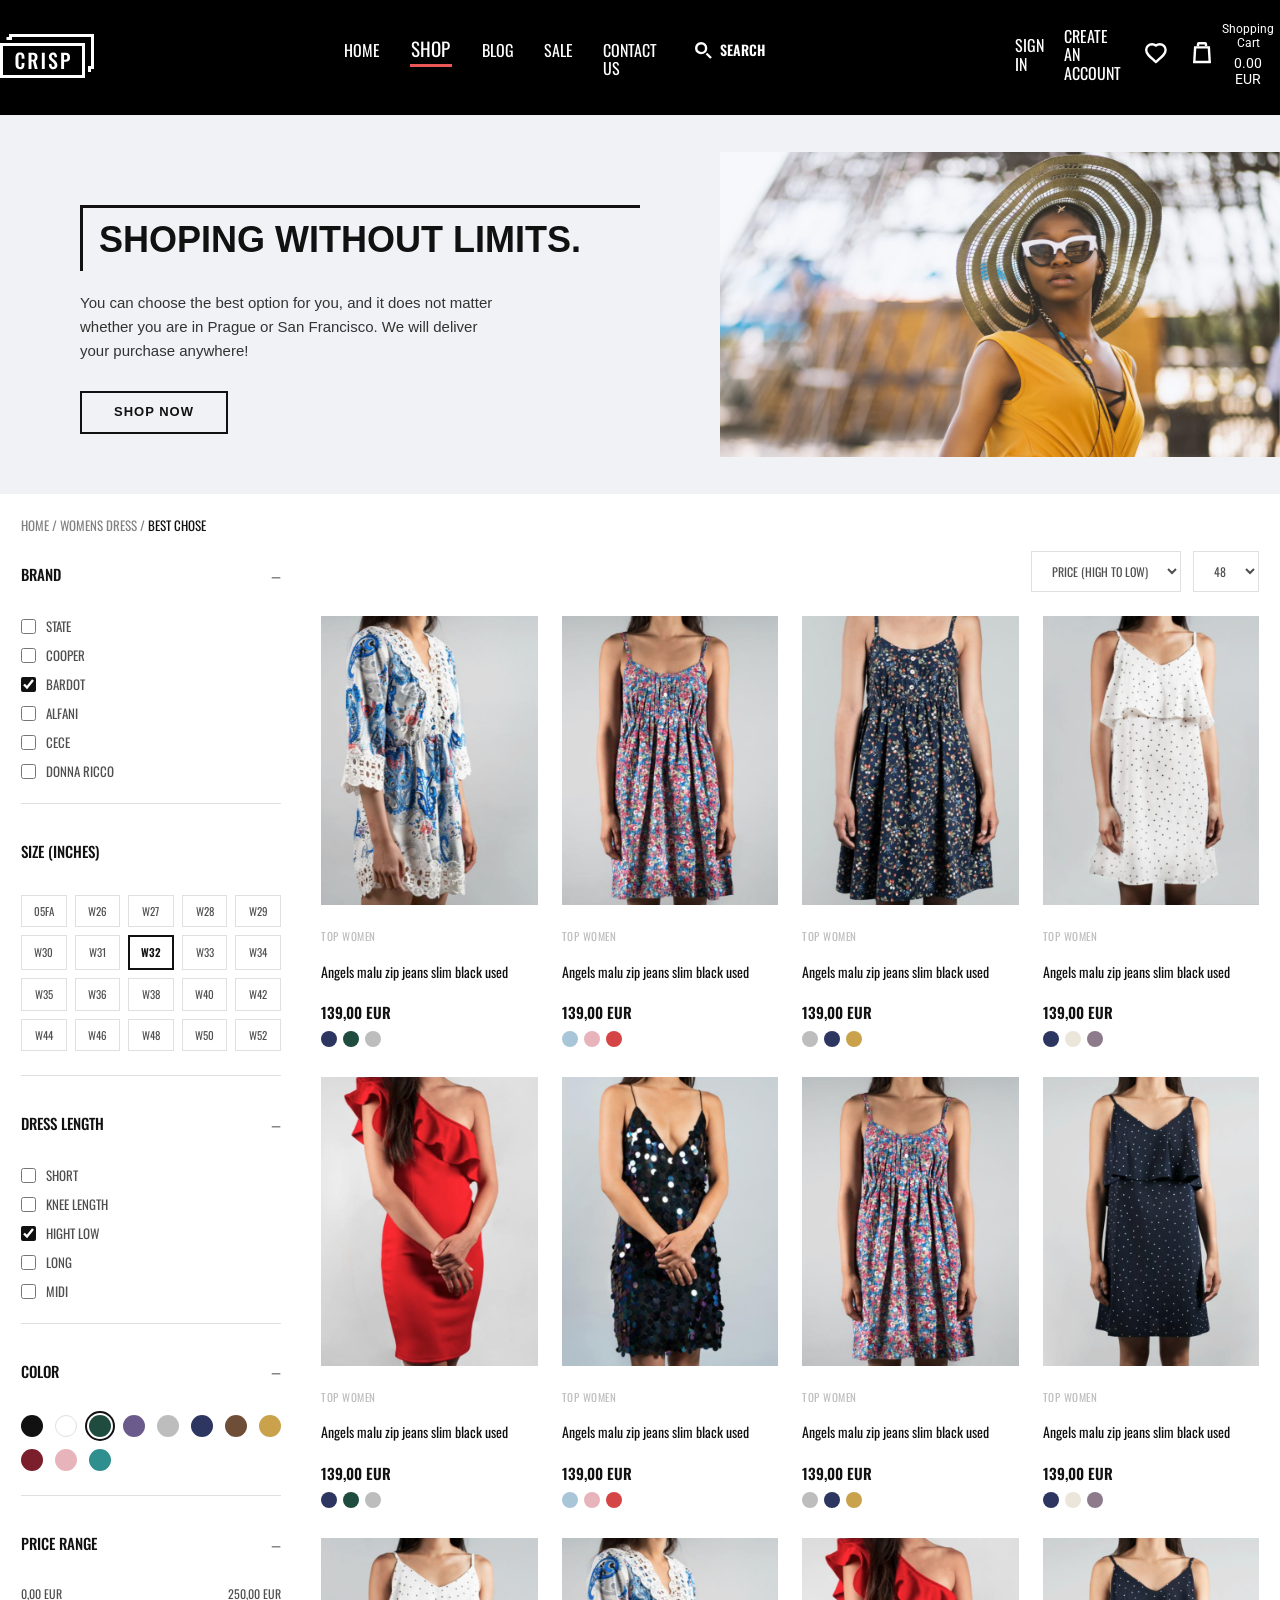
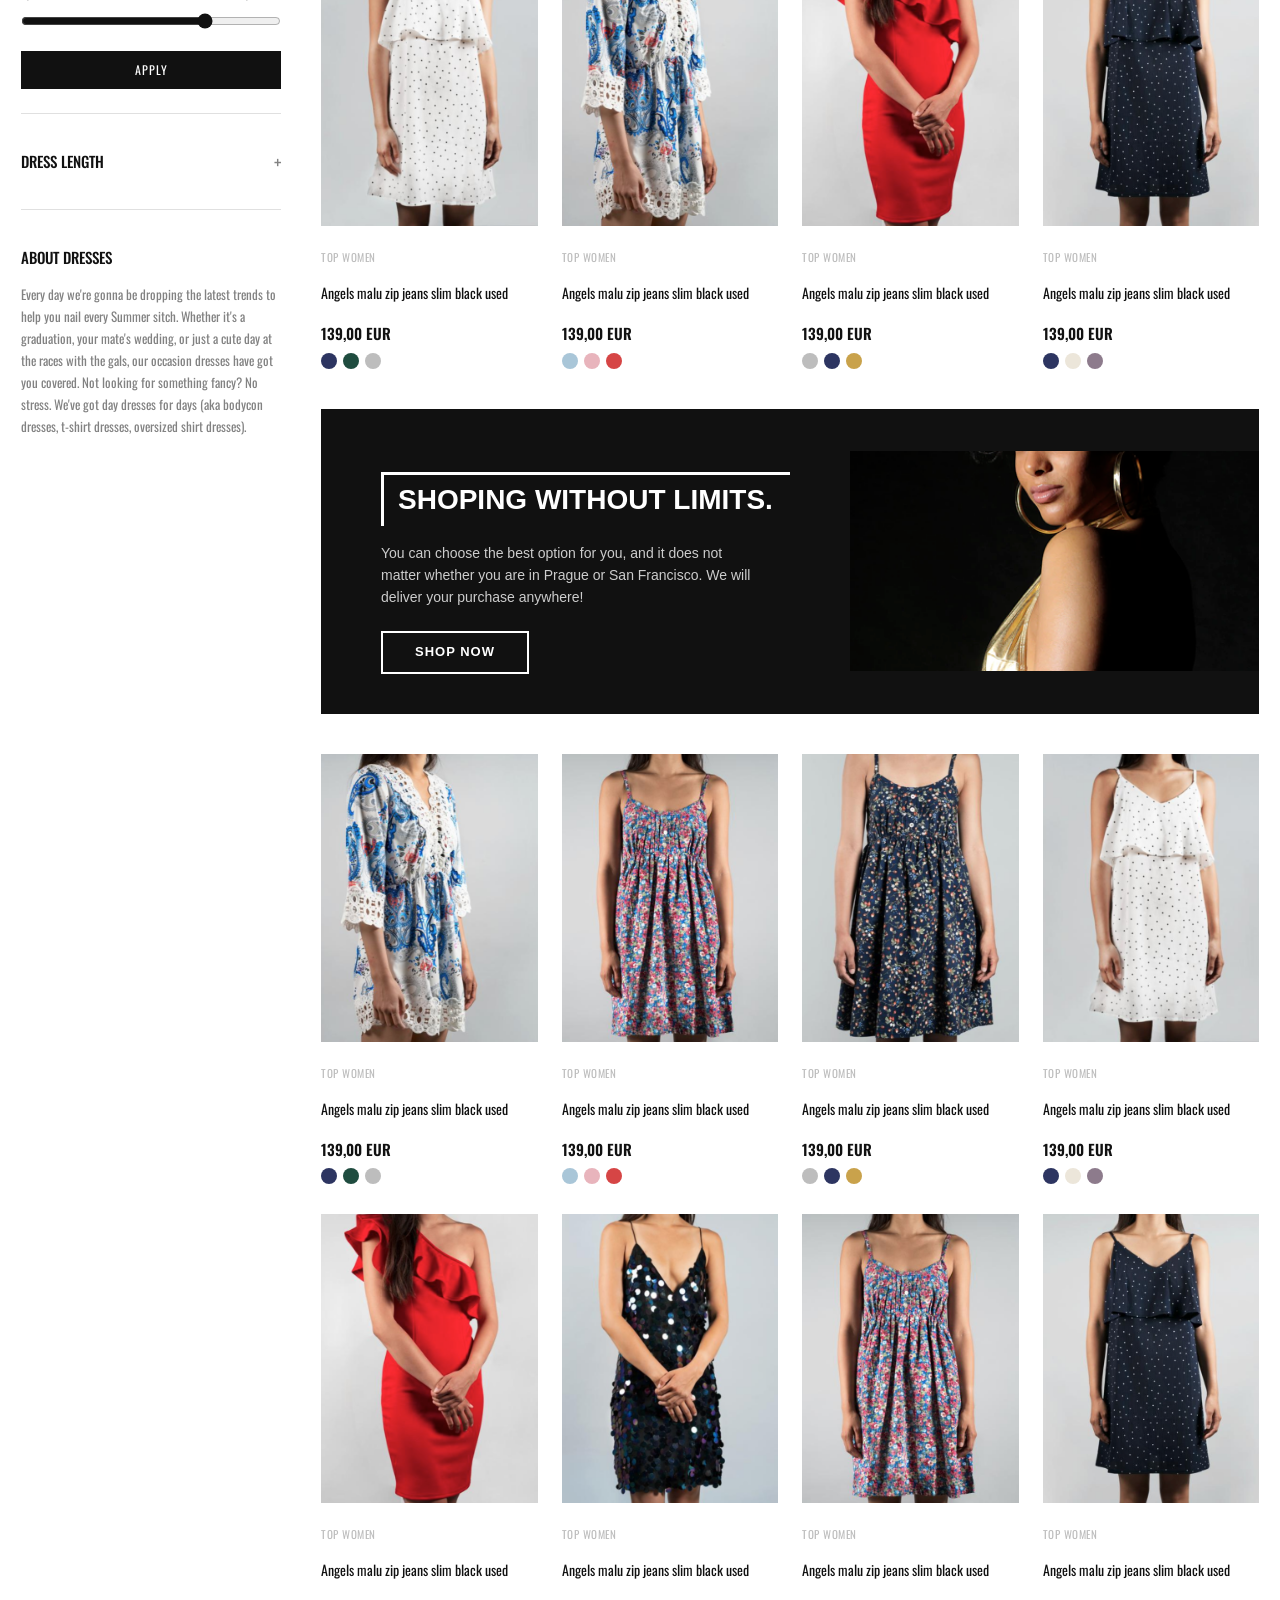
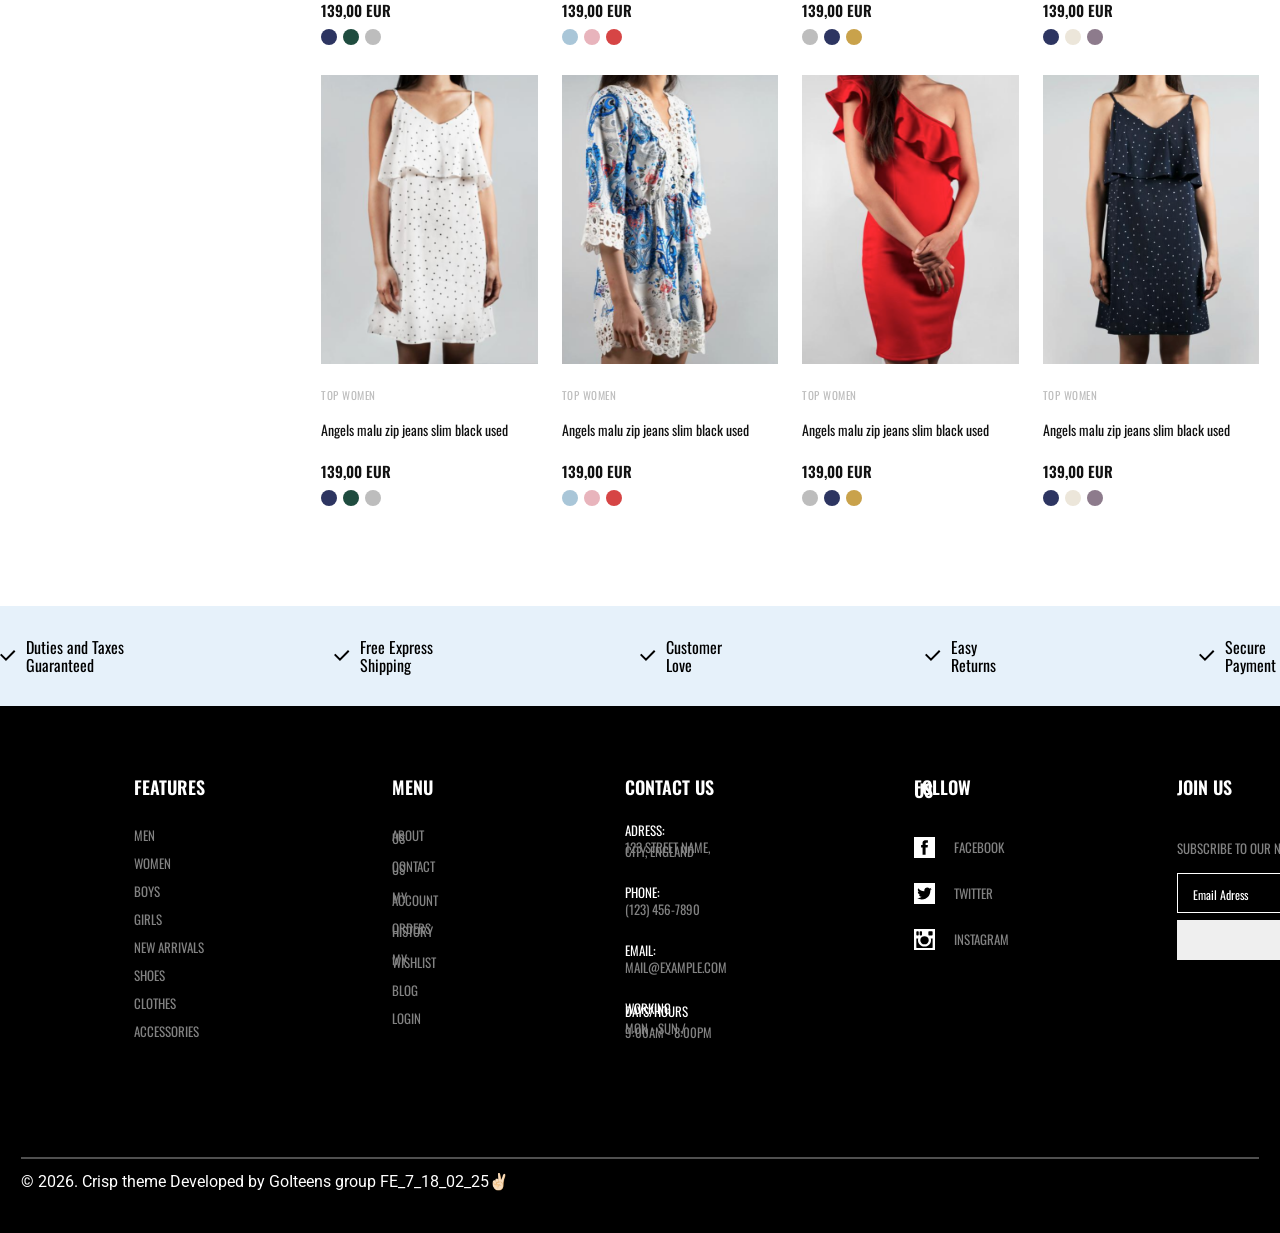
<file: catalog.html>
<!doctype html>
<html lang="en">

<head>
  <meta charset="UTF-8" />
  <meta name="viewport" content="width=device-width, initial-scale=1.0" />
  <title>Crisp - Магазин потужного одягу</title>
  <link rel="stylesheet" href="css/modern-normalize.css">
  <link rel="stylesheet" href="css/style.css">
  <link rel="stylesheet" href="css/catalog.css">
  <link rel="icon" href="image/logo.png" type="image/png">
  <script src="js/script.js" defer></script>
</head>

<body id="bod">
   <!-- ========== oleg ========== -->
  <header>
    <a href="#bod"><img id="logo" src="Image/Group 4.svg" alt="lerka" /></a>

    <nav>
      <a href="index.html">HOME</a>
      <a class="ah" href="catalog.html">SHOP</a>
      <a href="blog.html">BLOG</a>
      <a href="#">SALE</a>
      <a href="#">CONTACT US</a>
      <a href="#" id="smopen"><img src="Image/Group 3.svg" alt="lerka" /> <span>search</span></a>
    </nav>

    <div class="bob">
      <a href="#" id="lmopen">SIGN IN</a>
      <a href="#">CREATE AN ACCOUNT</a>
      <a href="dashboard.html" class="heard"><img src="Image/Vector.svg" alt="lera" /></a>
      <button id="bmopen">
        <div class="bmopen">
          <img src="Image/baggg.svg" alt="bag">
          <div class="bmopentxt">
            <p>shopping cart</p>
            <p>0.00 EUR</p>
          </div>
        </div>
      </button>
    </div>
  </header>
   <!-- ========== yarik modal&header ========== -->
  <div id="searchmodal">
    <div class="smthing">
      <img src="Image/sea.svg" alt="magi" />
      <input type="text" placeholder="Search" />
    </div>
    <button id="smclose"><img src="Image/Frame 3.svg" alt="cross" /></button>
  </div>
  <div id="loginmodal">
    <div class="fon"></div>
    <button id="lmclose"><img src="Image/Frame 3.svg" alt="cross" /></button>
    <form action="">
      <h2>login your account</h2>
      <input type="email" placeholder="Email" id="lmemail" required />
      <input type="password" placeholder="Password" id="lmpassword" required />
      <div class="lmformthing">
        <input type="checkbox" id="lmformcheck" required />
        <p>
          By using this form you agree with the storage and handling of your
          data by this website.
        </p>
      </div>
      <div class="lmbtn">
        <button>sign in</button>
        <button>create an account</button>
      </div>
    </form>

  </div>
  <div id="bagmodal">
    <button id="bmclose"><img src="Image/Frame 3.svg" alt="cross"></button>
    <div id="bmbought"></div>
    <div class="bmmenu">
      <hr>
      <div class="bmmcount">
        <p>cart subtotal:</p>
        <p>0.00 EUR</p>
      </div>
      <div class="bmmbtn">
        <button>view and edit cart</button>
        <button>go to checkout</button>
      </div>
    </div>
  </div>

  <main>
    <section class="hero">
      <div class="hero-text">
        <h1>Shoping without limits.</h1>
        <p>
          You can choose the best option for you, and it does not matter whether
          you are in Prague or San Francisco. We will deliver your purchase
          anywhere!
        </p>
        <a href="#" class="shop-btn">Shop now</a>
      </div>
      <div class="hero-img">
        <img src="Image/Rectangle 7.1 copy.svg" alt="model" />
      </div>
    </section>
    
    <div class="breadcrumb">
      <a href="#">Home</a> / <a href="#">Womens Dress</a> / <span>Best Chose</span>
    </div>

    <div class="shop-layout">
      <aside class="sidebar">
        <div class="filter-block">
          <div class="filter-title">
            <h3>Brand</h3>
            <span class="toggle">–</span>
          </div>
          <div class="filter-list">
            <label><input type="checkbox" /> state</label>
            <label><input type="checkbox" /> cooper</label>
            <label><input type="checkbox" checked /> bardot</label>
            <label><input type="checkbox" /> alfani</label>
            <label><input type="checkbox" /> cece</label>
            <label><input type="checkbox" /> donna ricco</label>
          </div>
        </div>

        <div class="filter-block">
          <div class="filter-title">
            <h3>Size (Inches)</h3>
          </div>
          <div class="size-grid">
            <button>05FA</button><button>W26</button><button>W27</button><button>W28</button><button>W29</button>
            <button>W30</button><button>W31</button><button
              class="active">W32</button><button>W33</button><button>W34</button>
            <button>W35</button><button>W36</button><button>W38</button><button>W40</button><button>W42</button>
            <button>W44</button><button>W46</button><button>W48</button><button>W50</button><button>W52</button>
          </div>
        </div>

        <div class="filter-block">
          <div class="filter-title">
            <h3>Dress length</h3>
            <span class="toggle">–</span>
          </div>
          <div class="filter-list">
            <label><input type="checkbox" /> short</label>
            <label><input type="checkbox" /> knee length</label>
            <label><input type="checkbox" checked /> hight low</label>
            <label><input type="checkbox" /> long</label>
            <label><input type="checkbox" /> midi</label>
          </div>
        </div>

        <div class="filter-block">
          <div class="filter-title">
            <h3>Color</h3>
            <span class="toggle">–</span>
          </div>
          <div class="color-grid">
            <span class="swatch swatch-black"></span>
            <span class="swatch swatch-white"></span>
            <span class="swatch swatch-green active"></span>
            <span class="swatch swatch-purple"></span>
            <span class="swatch swatch-gray"></span>
            <span class="swatch swatch-navy"></span>
            <span class="swatch swatch-brown"></span>
            <span class="swatch swatch-gold"></span>
            <span class="swatch swatch-maroon"></span>
            <span class="swatch swatch-pink"></span>
            <span class="swatch swatch-teal"></span>
          </div>
        </div>

        <div class="filter-block">
          <div class="filter-title">
            <h3>Price Range</h3>
            <span class="toggle">–</span>
          </div>
          <div class="price-range">
            <div class="price-values">
              <span>0,00 EUR</span>
              <span>250,00 EUR</span>
            </div>
            <input type="range" min="0" max="250" value="180" />
            <button class="apply-btn">apply</button>
          </div>
        </div>

        <div class="filter-block">
          <div class="filter-title collapsed">
            <h3>Dress Length</h3>
            <span class="toggle">+</span>
          </div>
        </div>

        <div class="about-dresses">
          <h3>About Dresses</h3>
          <p>
            Every day we're gonna be dropping the latest trends to help you nail
            every Summer sitch. Whether it's a graduation, your mate's wedding, or
            just a cute day at the races with the gals, our occasion dresses have
            got you covered. Not looking for something fancy? No stress. We've got
            day dresses for days (aka bodycon dresses, t-shirt dresses, oversized
            shirt dresses).
          </p>
        </div>
      </aside>

      <div class="content">
        <div class="content-toolbar">
          <select class="sort-select">
            <option>PRICE (HIGH TO LOW)</option>
            <option>PRICE (LOW TO HIGH)</option>
            <option>NEWEST</option>
          </select>
          <select class="perpage-select">
            <option>48</option>
            <option>24</option>
            <option>12</option>
          </select>
        </div>

        <div class="product-grid">
          <div class="product-card">
            <div class="product-img">
              <img src="Image/Rectangle 7.svg" alt="dress" />
            </div>
            <p class="product-cat">Top women</p>
            <p class="product-title">Angels malu zip jeans slim black used</p>
            <p class="product-price">139,00 EUR</p>
            <div class="product-colors">
              <span class="swatch swatch-navy"></span>
              <span class="swatch swatch-green"></span>
              <span class="swatch swatch-gray"></span>
            </div>
          </div>
          <div class="product-card">
            <div class="product-img">
              <img src="Image/Rectangle 7 (1).svg" alt="dress" />
            </div>
            <p class="product-cat">Top women</p>
            <p class="product-title">Angels malu zip jeans slim black used</p>
            <p class="product-price">139,00 EUR</p>
            <div class="product-colors">
              <span class="swatch swatch-lightblue"></span>
              <span class="swatch swatch-pink"></span>
              <span class="swatch swatch-red"></span>
            </div>
          </div>
          <div class="product-card">
            <div class="product-img">
              <img src="Image/Rectangle 7 (2).svg" alt="dress" />
            </div>
            <p class="product-cat">Top women</p>
            <p class="product-title">Angels malu zip jeans slim black used</p>
            <p class="product-price">139,00 EUR</p>
            <div class="product-colors">
              <span class="swatch swatch-gray"></span>
              <span class="swatch swatch-navy"></span>
              <span class="swatch swatch-gold"></span>
            </div>
          </div>
          <div class="product-card">
            <div class="product-img">
              <img src="Image/bo.svg" alt="dress" />
            </div>
            <p class="product-cat">Top women</p>
            <p class="product-title">Angels malu zip jeans slim black used</p>
            <p class="product-price">139,00 EUR</p>
            <div class="product-colors">
              <span class="swatch swatch-navy"></span>
              <span class="swatch swatch-cream"></span>
              <span class="swatch swatch-mauve"></span>
            </div>
          </div>
          <div class="product-card">
            <div class="product-img">
              <img src="Image/Rectangle 7. redsvg.svg" alt="dress" />
            </div>
            <p class="product-cat">Top women</p>
            <p class="product-title">Angels malu zip jeans slim black used</p>
            <p class="product-price">139,00 EUR</p>
            <div class="product-colors">
              <span class="swatch swatch-navy"></span>
              <span class="swatch swatch-green"></span>
              <span class="swatch swatch-gray"></span>
            </div>
          </div>
          <div class="product-card">
            <div class="product-img">
              <img src="Image/Rectangle 7 (4).svg" alt="dress" />
            </div>
            <p class="product-cat">Top women</p>
            <p class="product-title">Angels malu zip jeans slim black used</p>
            <p class="product-price">139,00 EUR</p>
            <div class="product-colors">
              <span class="swatch swatch-lightblue"></span>
              <span class="swatch swatch-pink"></span>
              <span class="swatch swatch-red"></span>
            </div>
          </div>
          <div class="product-card">
            <div class="product-img">
              <img src="Image/Rectangle 7 (1).svg" alt="dress" />
            </div>
            <p class="product-cat">Top women</p>
            <p class="product-title">Angels malu zip jeans slim black used</p>
            <p class="product-price">139,00 EUR</p>
            <div class="product-colors">
              <span class="swatch swatch-gray"></span>
              <span class="swatch swatch-navy"></span>
              <span class="swatch swatch-gold"></span>
            </div>
          </div>
          <div class="product-card">
            <div class="product-img">
              <img src="Image/Rectangle 7 (6).svg" alt="dress" />
            </div>
            <p class="product-cat">Top women</p>
            <p class="product-title">Angels malu zip jeans slim black used</p>
            <p class="product-price">139,00 EUR</p>
            <div class="product-colors">
              <span class="swatch swatch-navy"></span>
              <span class="swatch swatch-cream"></span>
              <span class="swatch swatch-mauve"></span>
            </div>
          </div>
          <div class="product-card">
            <div class="product-img">
              <img src="Image/bo.svg" alt="dress" />
            </div>
            <p class="product-cat">Top women</p>
            <p class="product-title">Angels malu zip jeans slim black used</p>
            <p class="product-price">139,00 EUR</p>
            <div class="product-colors">
              <span class="swatch swatch-navy"></span>
              <span class="swatch swatch-green"></span>
              <span class="swatch swatch-gray"></span>
            </div>
          </div>
          <div class="product-card">
            <div class="product-img">
              <img src="Image/Rectangle 7.svg" alt="dress" />
            </div>
            <p class="product-cat">Top women</p>
            <p class="product-title">Angels malu zip jeans slim black used</p>
            <p class="product-price">139,00 EUR</p>
            <div class="product-colors">
              <span class="swatch swatch-lightblue"></span>
              <span class="swatch swatch-pink"></span>
              <span class="swatch swatch-red"></span>
            </div>
          </div>
          <div class="product-card">
            <div class="product-img">
              <img src="Image/Rectangle 7. redsvg.svg" alt="dress" />
            </div>
            <p class="product-cat">Top women</p>
            <p class="product-title">Angels malu zip jeans slim black used</p>
            <p class="product-price">139,00 EUR</p>
            <div class="product-colors">
              <span class="swatch swatch-gray"></span>
              <span class="swatch swatch-navy"></span>
              <span class="swatch swatch-gold"></span>
            </div>
          </div>
          <div class="product-card">
            <div class="product-img">
              <img src="Image/Rectangle 7 (6).svg" alt="dress" />
            </div>
            <p class="product-cat">Top women</p>
            <p class="product-title">Angels malu zip jeans slim black used</p>
            <p class="product-price">139,00 EUR</p>
            <div class="product-colors">
              <span class="swatch swatch-navy"></span>
              <span class="swatch swatch-cream"></span>
              <span class="swatch swatch-mauve"></span>
            </div>
          </div>
        </div>

        <section class="promo-banner">
          <div class="promo-text">
            <h2>Shoping without limits.</h2>
            <p>
              You can choose the best option for you, and it does not matter
              whether you are in Prague or San Francisco. We will deliver your
              purchase anywhere!
            </p>
            <a href="#" class="shop-btn shop-btn-light">Shop now</a>
          </div>
          <div class="promo-img">
            <img src="Image/blackgirl.png" alt="model" />
          </div>
        </section>

        <div class="product-grid">
          <div class="product-card">
            <div class="product-img">
              <img src="Image/Rectangle 7.svg" alt="dress" />
            </div>
            <p class="product-cat">Top women</p>
            <p class="product-title">Angels malu zip jeans slim black used</p>
            <p class="product-price">139,00 EUR</p>
            <div class="product-colors">
              <span class="swatch swatch-navy"></span>
              <span class="swatch swatch-green"></span>
              <span class="swatch swatch-gray"></span>
            </div>
          </div>
          <div class="product-card">
            <div class="product-img">
              <img src="Image/Rectangle 7 (1).svg" alt="dress" />
            </div>
            <p class="product-cat">Top women</p>
            <p class="product-title">Angels malu zip jeans slim black used</p>
            <p class="product-price">139,00 EUR</p>
            <div class="product-colors">
              <span class="swatch swatch-lightblue"></span>
              <span class="swatch swatch-pink"></span>
              <span class="swatch swatch-red"></span>
            </div>
          </div>
          <div class="product-card">
            <div class="product-img">
              <img src="Image/Rectangle 7 (2).svg" alt="dress" />
            </div>
            <p class="product-cat">Top women</p>
            <p class="product-title">Angels malu zip jeans slim black used</p>
            <p class="product-price">139,00 EUR</p>
            <div class="product-colors">
              <span class="swatch swatch-gray"></span>
              <span class="swatch swatch-navy"></span>
              <span class="swatch swatch-gold"></span>
            </div>
          </div>
          <div class="product-card">
            <div class="product-img">
              <img src="Image/bo.svg" alt="dress" />
            </div>
            <p class="product-cat">Top women</p>
            <p class="product-title">Angels malu zip jeans slim black used</p>
            <p class="product-price">139,00 EUR</p>
            <div class="product-colors">
              <span class="swatch swatch-navy"></span>
              <span class="swatch swatch-cream"></span>
              <span class="swatch swatch-mauve"></span>
            </div>
          </div>
          <div class="product-card">
            <div class="product-img">
              <img src="Image/Rectangle 7. redsvg.svg" alt="dress" />
            </div>
            <p class="product-cat">Top women</p>
            <p class="product-title">Angels malu zip jeans slim black used</p>
            <p class="product-price">139,00 EUR</p>
            <div class="product-colors">
              <span class="swatch swatch-navy"></span>
              <span class="swatch swatch-green"></span>
              <span class="swatch swatch-gray"></span>
            </div>
          </div>
          <div class="product-card">
            <div class="product-img">
              <img src="Image/Rectangle 7 (4).svg" alt="dress" />
            </div>
            <p class="product-cat">Top women</p>
            <p class="product-title">Angels malu zip jeans slim black used</p>
            <p class="product-price">139,00 EUR</p>
            <div class="product-colors">
              <span class="swatch swatch-lightblue"></span>
              <span class="swatch swatch-pink"></span>
              <span class="swatch swatch-red"></span>
            </div>
          </div>
          <div class="product-card">
            <div class="product-img">
              <img src="Image/Rectangle 7 (1).svg" alt="dress" />
            </div>
            <p class="product-cat">Top women</p>
            <p class="product-title">Angels malu zip jeans slim black used</p>
            <p class="product-price">139,00 EUR</p>
            <div class="product-colors">
              <span class="swatch swatch-gray"></span>
              <span class="swatch swatch-navy"></span>
              <span class="swatch swatch-gold"></span>
            </div>
          </div>
          <div class="product-card">
            <div class="product-img">
              <img src="Image/Rectangle 7 (6).svg" alt="dress" />
            </div>
            <p class="product-cat">Top women</p>
            <p class="product-title">Angels malu zip jeans slim black used</p>
            <p class="product-price">139,00 EUR</p>
            <div class="product-colors">
              <span class="swatch swatch-navy"></span>
              <span class="swatch swatch-cream"></span>
              <span class="swatch swatch-mauve"></span>
            </div>
          </div>
          <div class="product-card">
            <div class="product-img">
              <img src="Image/bo.svg" alt="dress" />
            </div>
            <p class="product-cat">Top women</p>
            <p class="product-title">Angels malu zip jeans slim black used</p>
            <p class="product-price">139,00 EUR</p>
            <div class="product-colors">
              <span class="swatch swatch-navy"></span>
              <span class="swatch swatch-green"></span>
              <span class="swatch swatch-gray"></span>
            </div>
          </div>
          <div class="product-card">
            <div class="product-img">
              <img src="Image/Rectangle 7.svg" alt="dress" />
            </div>
            <p class="product-cat">Top women</p>
            <p class="product-title">Angels malu zip jeans slim black used</p>
            <p class="product-price">139,00 EUR</p>
            <div class="product-colors">
              <span class="swatch swatch-lightblue"></span>
              <span class="swatch swatch-pink"></span>
              <span class="swatch swatch-red"></span>
            </div>
          </div>
          <div class="product-card">
            <div class="product-img">
              <img src="Image/Rectangle 7. redsvg.svg" alt="dress" />
            </div>
            <p class="product-cat">Top women</p>
            <p class="product-title">Angels malu zip jeans slim black used</p>
            <p class="product-price">139,00 EUR</p>
            <div class="product-colors">
              <span class="swatch swatch-gray"></span>
              <span class="swatch swatch-navy"></span>
              <span class="swatch swatch-gold"></span>
            </div>
          </div>
          <div class="product-card">
            <div class="product-img">
              <img src="Image/Rectangle 7 (6).svg" alt="dress" />
            </div>
            <p class="product-cat">Top women</p>
            <p class="product-title">Angels malu zip jeans slim black used</p>
            <p class="product-price">139,00 EUR</p>
            <div class="product-colors">
              <span class="swatch swatch-navy"></span>
              <span class="swatch swatch-cream"></span>
              <span class="swatch swatch-mauve"></span>
            </div>
          </div>
        </div>
      </div>
    </div>

   <section class="sc3">
      <div class="sc3thing">
        <img src="Image/checkmark.svg" alt="checkmark" />
        <p>Duties and Taxes Guaranteed</p>
      </div>
      <div class="sc3thing">
        <img src="Image/checkmark.svg" alt="checkmark" />
        <p>Free Express Shipping</p>
      </div>
      <div class="sc3thing">
        <img src="Image/checkmark.svg" alt="checkmark" />
        <p>Customer Love</p>
      </div>
      <div class="sc3thing">
        <img src="Image/checkmark.svg" alt="checkmark" />
        <p>Easy Returns</p>
      </div>
      <div class="sc3thing">
        <img src="Image/checkmark.svg" alt="checkmark" />
        <p>Secure Payment</p>
      </div>
    </section>
  </main>
 
   <footer>
   <a href="#bod"><img src="Image/logo.svg" alt="logo" /></a>
    <div class="fthing">
      <h2>features</h2>
      <div class="fthingig">
        <a href="#">men</a>
        <a href="#">women</a>
        <a href="#">boys</a>
        <a href="#">girls</a>
        <a href="#">new arrivals</a>
        <a href="#">shoes</a>
        <a href="#">clothes</a>
        <a href="#">accessories</a>
      </div>
    </div>
    <div class="fthing">
      <h2>menu</h2>
      <div class="fthingig">
        <a href="#">about us</a>
        <a href="#">contact us</a>
        <a href="#">my account</a>
        <a href="#">orders history</a>
        <a href="#">my wishlist</a>
        <a href="#">blog</a>
        <a href="#">login</a>
      </div>
    </div>
    <div class="fthing">
      <h2>contact us</h2>
      <div class="fthingig">
        <div class="fthingin">
          <p style="margin-top: -5px;">adress:</p>
          <a href="https://www.google.com/maps?q=123+Street+Name,+City,+England" target="_blank">123 street name, city, england</a>
        </div>
        <div class="fthingin">
          <p>phone:</p>
          <a href="tel:+11234567890">(123) 456-7890</a>
        </div>
        <div class="fthingin">
          <p>email:</p>
          <a href="mailto:mail@example.com">mail@example.com</a>
        </div>
        <div class="fthingin">
          <p>working days/hours</p>
          <a>mon - sun / 9:00am - 8:00pm</a>
        </div>
      </div>
    </div>
    <div class="fthing">
      <h2>follow us</h2>
      <div class="fthingig">
        <div class="fthingin2">
          <img src="Image/facebook.svg" alt="facebook" />
          <a href="https://www.facebook.com/" target="_blank">facebook</a>
        </div>
        <div class="fthingin2">
          <img src="Image/twitter 2.svg" alt="twitter" />
          <a href="https://x.com/" target="_blank">twitter</a>
        </div>
        <div class="fthingin2">
          <img src="Image/instagram-photo-camera-symbol.svg" alt="instagram" />
          <a href="https://www.instagram.com/" target="_blank">instagram</a>
        </div>
      </div>
    </div>
    <div class="fthing">
      <h2>join us</h2>
      <div class="fthingig fform">
        <p>Subscribe to our newsletters</p>
        <input type="text" placeholder="email adress" />
        <button class="btn">subscribe!</button>
      </div>
    </div>
    <div class="bottom">
      <hr />
      <p>© 2026. Crisp theme Developed by GoIteens group FE_7_18_02_25✌🏻</p>
    </div>
  </footer>
</body>

</html>
</file>
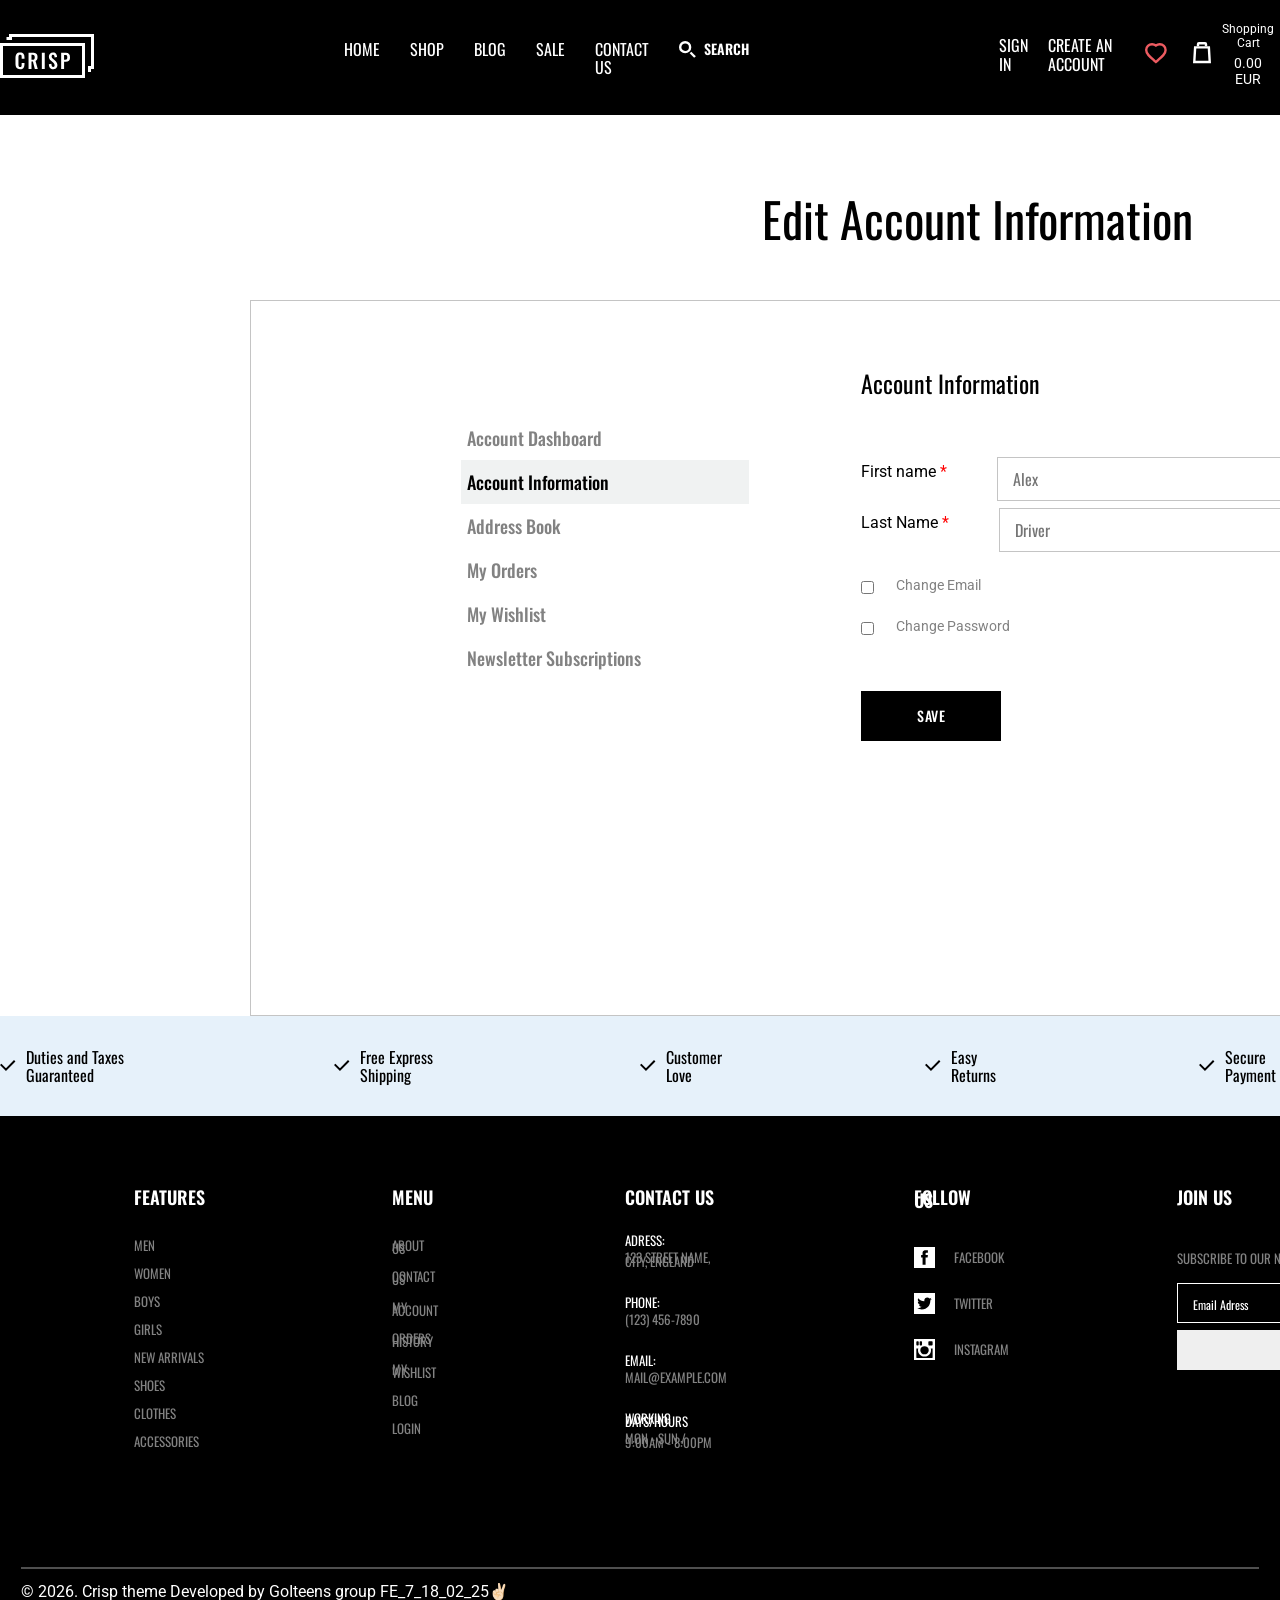
<file: dashboard.html>
<!doctype html>
<html lang="en">

<head>
    <meta charset="UTF-8" />
    <meta name="viewport" content="width=device-width, initial-scale=1.0" />
    <title>Crisp - Магазин потужного одягу</title>
    <link rel="stylesheet" href="css/modern-normalize.css">
    <link rel="stylesheet" href="css/style.css">
    <link rel="stylesheet" href="css/dashboard.css">
    <link rel="icon" href="image/logo.png" type="image/png">
    <script src="js/script.js" defer></script>
</head>

<body id="bod">

    <!-- ========== oleg ========== -->
    <header>
        <a href="#bod"><img id="logo" src="Image/Group 4.svg" alt="lerka" /></a>

        <nav>
            <a href="index.html">HOME</a>
            <a href="catalog.html">SHOP</a>
            <a href="blog.html">BLOG</a>
            <a href="#">SALE</a>
            <a href="#">CONTACT US</a>
            <a href="#" id="smopen"><img src="Image/Group 3.svg" alt="lerka" /> <span>search</span></a>
        </nav>

        <div class="bob">
            <a href="#" id="lmopen">SIGN IN</a>
            <a href="#">CREATE AN ACCOUNT</a>
            <a href="#" class="heard"><img src="Image/Vector.svg" alt="lera" /></a>
            <button id="bmopen">
                <div class="bmopen">
                    <img src="Image/baggg.svg" alt="bag">
                    <div class="bmopentxt">
                        <p>shopping cart</p>
                        <p>0.00 EUR</p>
                    </div>
                </div>
            </button>
        </div>
    </header>

    <!-- ========== yarik modal&header ========== -->
    <div id="searchmodal">
        <div class="smthing">
            <img src="Image/sea.svg" alt="magi" />
            <input type="text" placeholder="Search" />
        </div>
        <button id="smclose"><img src="Image/Frame 3.svg" alt="cross" /></button>
    </div>
    <div id="loginmodal">
        <div class="fon"></div>
        <button id="lmclose"><img src="Image/Frame 3.svg" alt="cross" /></button>
        <form action="">
            <h2>login your account</h2>
            <input type="email" placeholder="Email" id="lmemail" required />
            <input type="password" placeholder="Password" id="lmpassword" required />
            <div class="lmformthing">
                <input type="checkbox" id="lmformcheck" required />
                <p>
                    By using this form you agree with the storage and handling of your
                    data by this website.
                </p>
            </div>
            <div class="lmbtn">
                <button>sign in</button>
                <button>create an account</button>
            </div>
        </form>

    </div>
    <div id="bagmodal">
        <button id="bmclose"><img src="Image/Frame 3.svg" alt="cross"></button>
        <div id="bmbought"></div>
        <div class="bmmenu">
            <hr>
            <div class="bmmcount">
                <p>cart subtotal:</p>
                <p>0.00 EUR</p>
            </div>
            <div class="bmmbtn">
                <button>view and edit cart</button>
                <button>go to checkout</button>
            </div>
        </div>
    </div>

    <main>
        <section class="sec1">
            <h1>Edit Account Information</h1>
            <div class="lera1">
                <button>Account Dashboard</button>
                <button style="background-color: #F0F2F2; color: black;">Account Information</button>
                <button>Address Book</button>
                <button>My Orders</button>
                <button>My Wishlist</button>
                <button>Newsletter Subscriptions</button>
            </div>

            <div class="lera2">
                <h2>Account Information</h2>

                <div>
                    <div class="lera3">
                        <h3>First name <span style="color: red;">*</span></h3>
                        <input type="text" placeholder="Alex">
                        <label for="text"></label>
                    </div>

                    <div class="lera3">
                        <h3>Last Name <span style="color: red;">*</span></h3>
                        <input type="text" placeholder="Driver">
                        <label for="text"></label>
                    </div>

                    <div>
                        <div class="lera4">
                            <input type="checkbox">
                            <h5>Change Email</h5>
                        </div>

                        <div style=" position: relative; top: -40px;" class="lera4">
                            <input type="checkbox">
                            <h5>Change Password</h5>
                        </div>

                    </div>
                    <button class="lera5">SAVE</button>
                </div>

            </div>
        </section> 

        <!-- <section class="sec1">
            <h1>My Wishlist</h1>
            <div class="lera1">
                <button>Account Dashboard</button>
                <button>Account Information</button>
                <button>Address Book</button>
                <button>My Orders</button>
                <button style="background-color: #F0F2F2; color: black;">My Wishlist</button>
                <button>Newsletter Subscriptions</button>
            </div>



            <div style="position: relative; top: -300px; left: 600px;">

                <div style="display: flex; gap: 40px;">

                    <div class="lera6">
                        <img src="Image/Rectangle 7.svg" alt="lerka">
                        <img style="position: relative; top: -194px;" src="Image/Group 3.4.svg" alt="lerka">
                        <img style="position: relative; left: 170px; top: -194px;" src="Image/Frame.svg" alt="lerka">
                        <h4>Angels malu zip jeans slim black used</h4>
                        <h5>120,00 EUR</h5>
                        <img style="position: relative; top: -77px;" src="Image/Group 28.svg" alt="lerka">
                        <button class="lera7">Add to cart</button>
                    </div>
                    <div class="lera6">
                        <img src="Image/Rectangle 7 (1).svg" alt="lerka">
                        <img style="position: relative; top: -194px;" src="Image/Group 3.4.svg" alt="lerka">
                        <img style="position: relative; left: 170px; top: -194px;" src="Image/Frame.svg" alt="lerka">
                        <h4>Angels malu zip jeans slim black used</h4>
                        <h5>120,00 EUR</h5>
                        <img style="position: relative; top: -77px;" src="Image/Group 28.svg" alt="lerka">
                        <button class="lera7">Add to cart</button>
                    </div>
                    <div class="lera6">
                        <img src="Image/Rectangle 7 (2).svg" alt="lerka">
                        <img style="position: relative; top: -194px;" src="Image/Group 3.4.svg" alt="lerka">
                        <img style="position: relative; left: 170px; top: -194px;" src="Image/Frame.svg" alt="lerka">
                        <h4>Angels malu zip jeans slim black used</h4>
                        <h5>120,00 EUR</h5>
                        <img style="position: relative; top: -77px;" src="Image/Group 28.svg" alt="lerka">
                        <button class="lera7">Add to cart</button>
                    </div>


                </div>





                <div style="display: flex; gap: 40px; position: relative; top: 40px;">

                    <div class="lera6">
                        <img src="Image/Rectangle 7 (1).svg" alt="lerka">
                        <img style="position: relative; top: -194px;" src="Image/Group 3.4.svg" alt="lerka">
                        <img style="position: relative; left: 170px; top: -194px;" src="Image/Frame.svg" alt="lerka">
                        <h4>Angels malu zip jeans slim black used</h4>
                        <h5>120,00 EUR</h5>
                        <img style="position: relative; top: -77px;" src="Image/Group 28.svg" alt="lerka">
                        <button class="lera7">Add to cart</button>
                    </div>
                    <div class="lera6">
                        <img src="Image/Rectangle 7 (2).svg" alt="lerka">
                        <img style="position: relative; top: -194px;" src="Image/Group 3.4.svg" alt="lerka">
                        <img style="position: relative; left: 170px; top: -194px;" src="Image/Frame.svg" alt="lerka">
                        <h4>Angels malu zip jeans slim black used</h4>
                        <h5>120,00 EUR</h5>
                        <img style="position: relative; top: -77px;" src="Image/Group 28.svg" alt="lerka">
                        <button class="lera7">Add to cart</button>
                    </div>
                    <div class="lera6">
                        <img src="Image/Rectangle 7.svg" alt="lerka">
                        <img style="position: relative; top: -194px;" src="Image/Group 3.4.svg" alt="lerka">
                        <img style="position: relative; left: 170px; top: -194px;" src="Image/Frame.svg" alt="lerka">
                        <h4>Angels malu zip jeans slim black used</h4>
                        <h5>120,00 EUR</h5>
                        <img style="position: relative; top: -77px;" src="Image/Group 28.svg" alt="lerka">
                        <button class="lera7">Add to cart</button>
                    </div>
                </div>
            </div>

            <div class="lera8">
                <button>share wish list</button>
                <button>update wish list</button>
                <button>Add all to cart</button>
            </div>

        </section> -->

        <section class="sc3">
            <div class="sc3thing">
                <img src="Image/checkmark.svg" alt="checkmark" />
                <p>Duties and Taxes Guaranteed</p>
            </div>
            <div class="sc3thing">
                <img src="Image/checkmark.svg" alt="checkmark" />
                <p>Free Express Shipping</p>
            </div>
            <div class="sc3thing">
                <img src="Image/checkmark.svg" alt="checkmark" />
                <p>Customer Love</p>
            </div>
            <div class="sc3thing">
                <img src="Image/checkmark.svg" alt="checkmark" />
                <p>Easy Returns</p>
            </div>
            <div class="sc3thing">
                <img src="Image/checkmark.svg" alt="checkmark" />
                <p>Secure Payment</p>
            </div>
        </section>
    </main>

    <footer>
        <a href="#bod"><img src="Image/logo.svg" alt="logo" /></a>
        <div class="fthing">
            <h2>features</h2>
            <div class="fthingig">
                <a href="#">men</a>
                <a href="#">women</a>
                <a href="#">boys</a>
                <a href="#">girls</a>
                <a href="#">new arrivals</a>
                <a href="#">shoes</a>
                <a href="#">clothes</a>
                <a href="#">accessories</a>
            </div>
        </div>
        <div class="fthing">
            <h2>menu</h2>
            <div class="fthingig">
                <a href="#">about us</a>
                <a href="#">contact us</a>
                <a href="#">my account</a>
                <a href="#">orders history</a>
                <a href="#">my wishlist</a>
                <a href="#">blog</a>
                <a href="#">login</a>
            </div>
        </div>
        <div class="fthing">
            <h2>contact us</h2>
            <div class="fthingig">
                <div class="fthingin">
                    <p style="margin-top: -5px;">adress:</p>
                    <a href="https://www.google.com/maps?q=123+Street+Name,+City,+England" target="_blank">123 street
                        name, city,
                        england</a>
                </div>
                <div class="fthingin">
                    <p>phone:</p>
                    <a href="tel:+11234567890">(123) 456-7890</a>
                </div>
                <div class="fthingin">
                    <p>email:</p>
                    <a href="mailto:mail@example.com">mail@example.com</a>
                </div>
                <div class="fthingin">
                    <p>working days/hours</p>
                    <a>mon - sun / 9:00am - 8:00pm</a>
                </div>
            </div>
        </div>
        <div class="fthing">
            <h2>follow us</h2>
            <div class="fthingig">
                <div class="fthingin2">
                    <img src="Image/facebook.svg" alt="facebook" />
                    <a href="https://www.facebook.com/" target="_blank">facebook</a>
                </div>
                <div class="fthingin2">
                    <img src="Image/twitter 2.svg" alt="twitter" />
                    <a href="https://x.com/" target="_blank">twitter</a>
                </div>
                <div class="fthingin2">
                    <img src="Image/instagram-photo-camera-symbol.svg" alt="instagram" />
                    <a href="https://www.instagram.com/" target="_blank">instagram</a>
                </div>
            </div>
        </div>
        <div class="fthing">
            <h2>join us</h2>
            <div class="fthingig fform">
                <p>Subscribe to our newsletters</p>
                <input type="text" placeholder="email adress" />
                <button class="btn">subscribe!</button>
            </div>
        </div>
        <div class="bottom">
            <hr />
            <p>© 2026. Crisp theme Developed by GoIteens group FE_7_18_02_25✌🏻</p>
        </div>
    </footer>
</body>

</html>
</file>
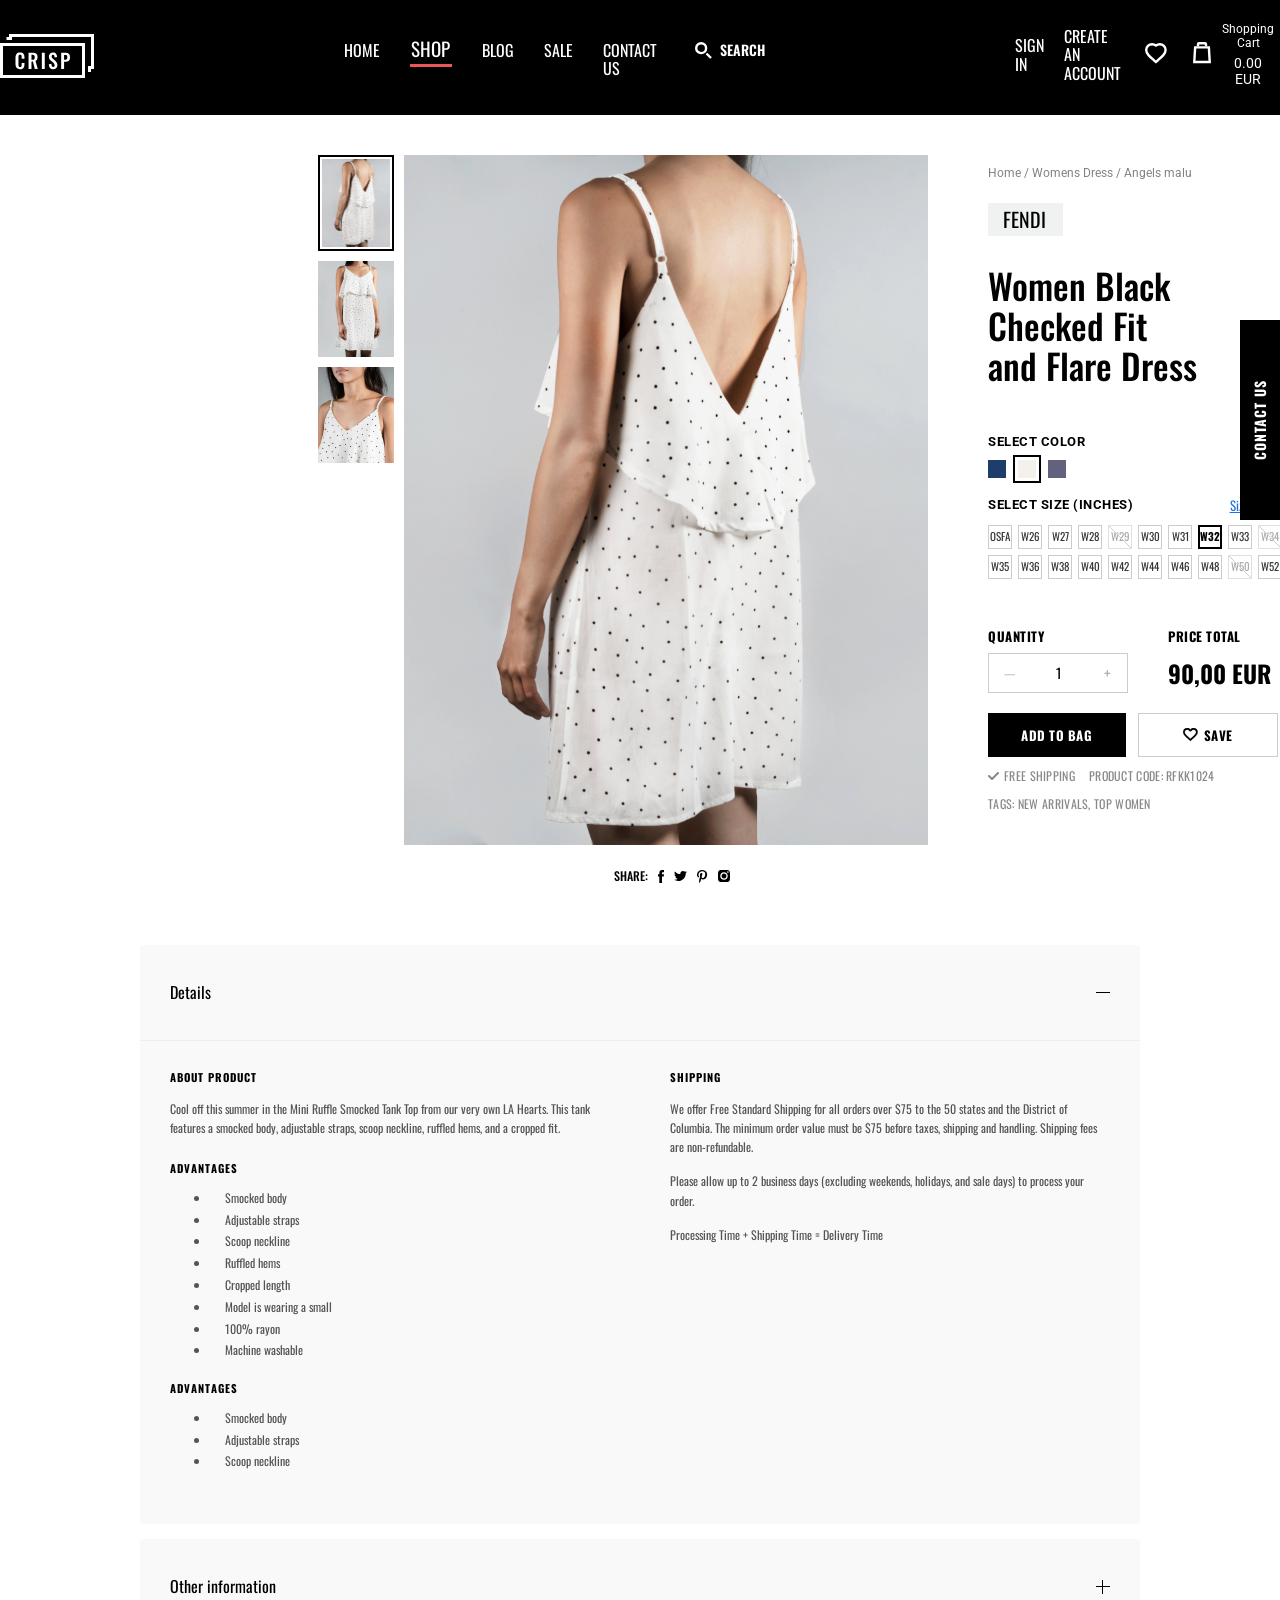
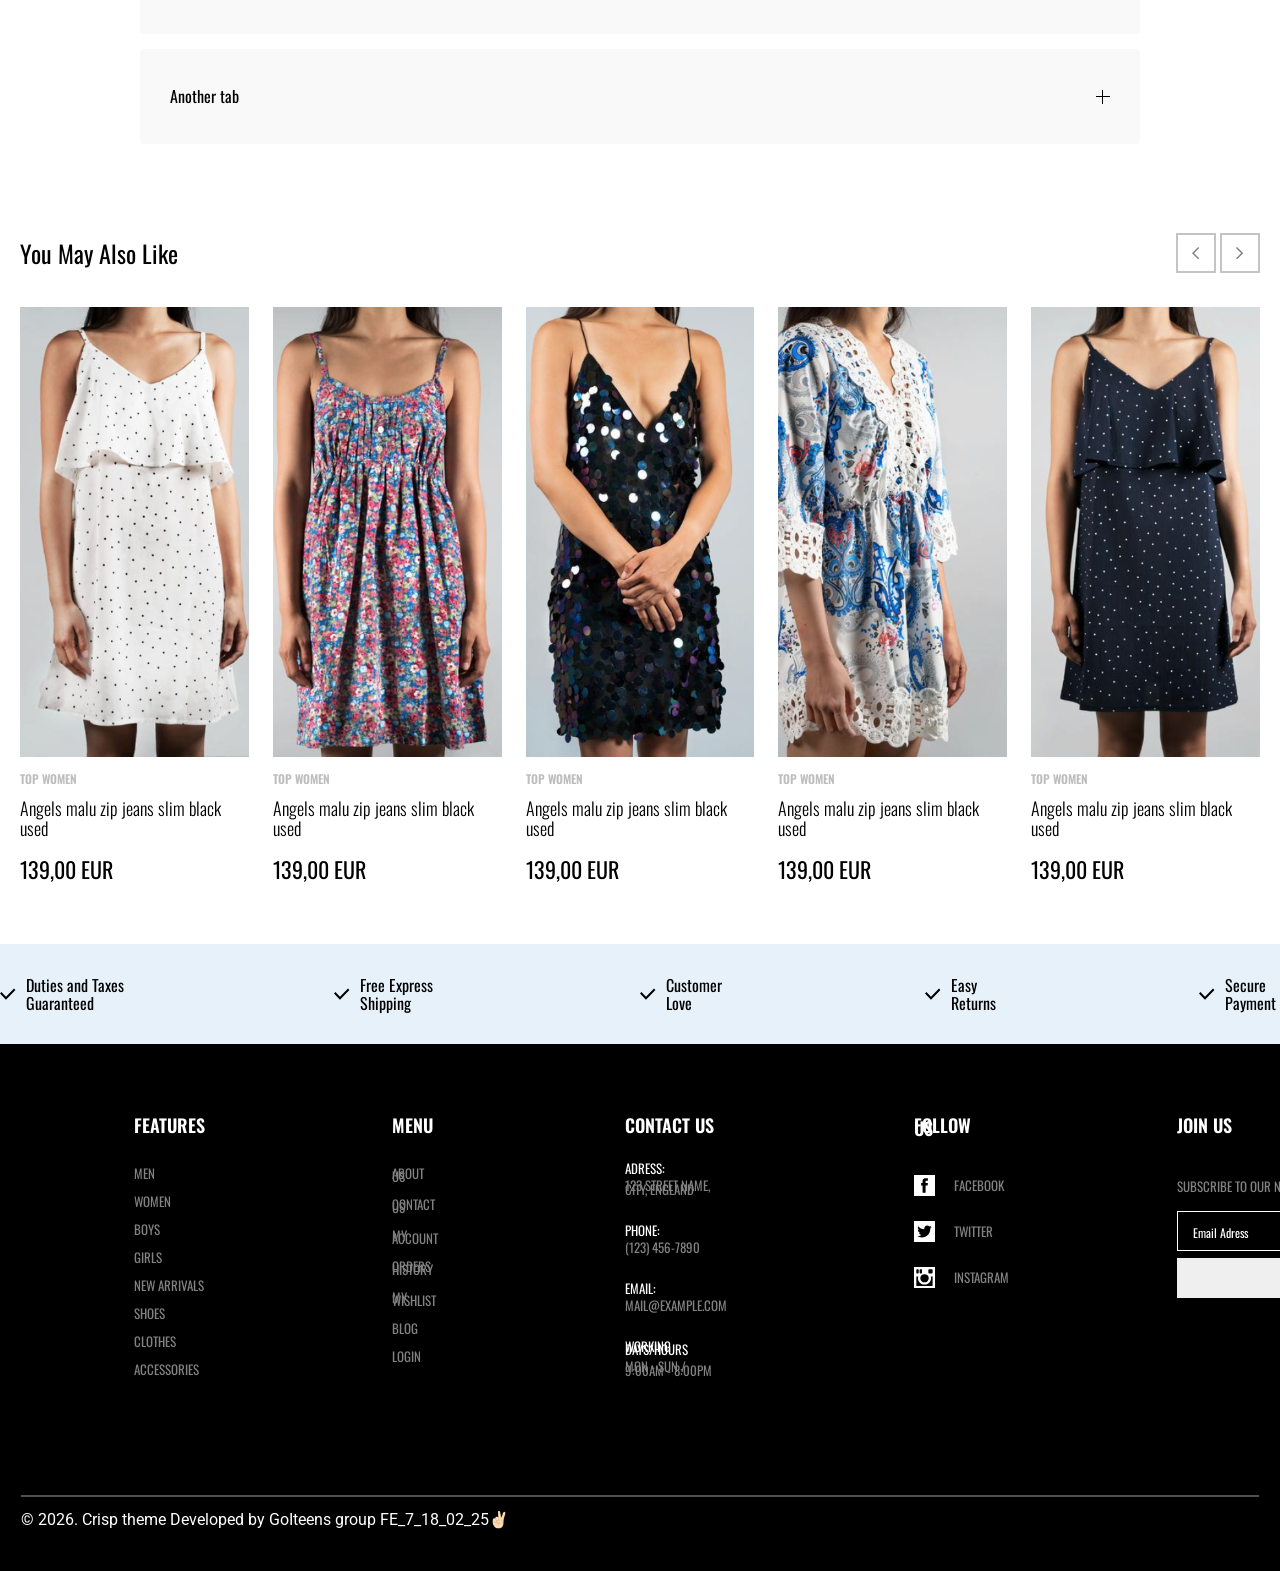
<file: product.html>
<!doctype html>
<html lang="en">

<head>
  <meta charset="UTF-8" />
  <meta name="viewport" content="width=device-width, initial-scale=1.0" />
  <title>Crisp - Магазин потужного одягу</title>
  <link rel="stylesheet" href="css/modern-normalize.css">
  <link rel="stylesheet" href="css/style.css">
  <link rel="stylesheet" href="css/product.css">
  <link rel="icon" href="image/logo.png" type="image/png">
  <script src="js/script.js" defer></script>
</head>

<body id="bod">
  <!-- ========== oleg ========== -->
  <header>
    <a href="#bod"><img id="logo" src="Image/Group 4.svg" alt="lerka" /></a>

    <nav>
      <a href="index.html">HOME</a>
      <a class="ah"href="catalog.html">SHOP</a>
      <a href="blog.html">BLOG</a>
      <a href="#">SALE</a>
      <a href="#">CONTACT US</a>
      <a href="#" id="smopen"><img src="Image/Group 3.svg" alt="lerka" /> <span>search</span></a>
    </nav>

    <div class="bob">
      <a href="#" id="lmopen">SIGN IN</a>
      <a href="#">CREATE AN ACCOUNT</a>
      <a href="dashboard.html" class="heard"><img src="Image/Vector.svg" alt="lera" /></a>
      <button id="bmopen">
        <div class="bmopen">
          <img src="Image/baggg.svg" alt="bag">
          <div class="bmopentxt">
            <p>shopping cart</p>
            <p>0.00 EUR</p>
          </div>
        </div>
      </button>
    </div>
  </header>

  <!-- ========== yarik modal&header ========== -->
  <div id="searchmodal">
    <div class="smthing">
      <img src="Image/sea.svg" alt="magi" />
      <input type="text" placeholder="Search" />
    </div>
    <button id="smclose"><img src="Image/Frame 3.svg" alt="cross" /></button>
  </div>
  <div id="loginmodal">
    <div class="fon"></div>
    <button id="lmclose"><img src="Image/Frame 3.svg" alt="cross" /></button>
    <form action="">
      <h2>login your account</h2>
      <input type="email" placeholder="Email" id="lmemail" required />
      <input type="password" placeholder="Password" id="lmpassword" required />
      <div class="lmformthing">
        <input type="checkbox" id="lmformcheck" required />
        <p>
          By using this form you agree with the storage and handling of your
          data by this website.
        </p>
      </div>
      <div class="lmbtn">
        <button>sign in</button>
        <button>create an account</button>
      </div>
    </form>

  </div>
  <div id="bagmodal">
    <button id="bmclose"><img src="Image/Frame 3.svg" alt="cross"></button>
    <div id="bmbought"></div>
    <div class="bmmenu">
      <hr>
      <div class="bmmcount">
        <p>cart subtotal:</p>
        <p>0.00 EUR</p>
      </div>
      <div class="bmmbtn">
        <button>view and edit cart</button>
        <button>go to checkout</button>
      </div>
    </div>
  </div>


<main>
   <!-- ========== fidan (sec1/sec2) ========== -->
  <section class="section1">
    <div class="section1_container">
      <div class="section1_left">
        <div class="angle_img">
          <img src="Image/Rectangle 7.5.svg" alt="back" />
          <img src="Image/Rectangle 7.2.svg" alt="front" />
          <img src="Image/Rectangle 7.3.svg" alt="close" />
        </div>

        <div class="main_img">
          <img src="Image/Rectangle 7 22.svg" alt="main img" />
          <div class="main_svg">
            <p>Share:</p>
            <svg width="6" height="13" viewBox="0 0 6 13" fill="none" xmlns="http://www.w3.org/2000/svg">
              <path
                d="M4 4.22501V3.08754C4 2.51879 4.07692 2.19376 4.92308 2.19376H6V0H4.23077C2.07692 0 1.38462 1.05628 1.38462 2.92503V4.30629H0V6.5H1.30769V13H4V6.5H5.76923L6 4.22501H4Z"
                fill="black" />
            </svg>

            <svg width="13" height="10" viewBox="0 0 13 10" fill="none" xmlns="http://www.w3.org/2000/svg">
              <path
                d="M13 1.15326C12.5135 1.36079 12.0041 1.49145 11.4795 1.53757C12.0117 1.23012 12.4222 0.738223 12.6199 0.15408C12.0953 0.438465 11.5328 0.64598 10.9474 0.768958C10.4076 0.269362 9.70058 -0.00733705 8.97076 0.000349035C7.54912 -0.0227092 6.37076 1.0995 6.30994 2.5368C6.29473 2.72126 6.31755 2.90569 6.38597 3.07478C4.28012 3.02098 2.2959 2.06793 0.912278 0.461542C0.661401 0.853533 0.532161 1.30702 0.532161 1.76819C0.547366 2.62903 1.00351 3.42066 1.74853 3.84339C1.33041 3.82033 0.912278 3.72044 0.532161 3.53598C0.554968 4.76575 1.45205 5.80338 2.66082 5.99553C2.44035 6.05702 2.20468 6.08775 1.97661 6.07238C1.79415 6.08006 1.6193 6.05702 1.44445 5.99553C1.80936 7.07159 2.82807 7.79407 3.95321 7.76332C2.98772 8.48582 1.80935 8.86241 0.608184 8.83935H0C1.24678 9.57721 2.66082 9.97689 4.10526 9.99226C8.1193 10.1767 11.5175 7.04081 11.7 2.98255C11.7 2.93644 11.7 2.89033 11.7076 2.84421V2.5368C12.1942 2.12943 12.6351 1.66823 13 1.15326Z"
                fill="black" />
            </svg>

            <svg width="11" height="13" viewBox="0 0 11 13" fill="none" xmlns="http://www.w3.org/2000/svg">
              <path
                d="M5.91874 9.43848C5.29547 9.31706 4.7046 9.04185 4.21893 8.62903C3.89515 10.4098 3.49043 12.1096 2.19532 13C1.7906 10.3288 2.76192 8.30522 3.16664 6.11973C2.43814 4.90556 3.24758 2.39631 4.78553 2.96292C6.72819 3.69142 3.08569 7.57674 5.51402 8.06241C8.0233 8.54808 9.07557 3.69139 7.53763 2.0725C5.27119 -0.193938 0.981135 1.99156 1.4668 5.31028C1.62869 6.11973 2.43815 6.36257 1.7906 7.49579C0.333599 7.17201 -0.0711326 6.03878 0.00981179 4.50084C0.187889 2.15345 2.03342 0.275539 4.38081 0.0488948C7.13291 -0.274883 9.64219 1.02025 10.0469 3.61047C10.4516 6.52447 8.83274 9.68131 5.91874 9.43848Z"
                fill="black" />
            </svg>

            <svg width="12" height="12" viewBox="0 0 12 12" fill="none" xmlns="http://www.w3.org/2000/svg">
              <path
                d="M5.99999 3.56201C4.65569 3.56201 3.56201 4.65565 3.56201 5.99996C3.56201 7.34426 4.65569 8.43795 5.99999 8.43795C7.3443 8.43795 8.43796 7.34426 8.43796 5.99996C8.43796 4.65565 7.35189 3.56201 5.99999 3.56201Z"
                fill="black" />
              <path
                d="M11.9544 3.04558C11.9241 2.33165 11.8025 1.94428 11.7038 1.68605C11.5747 1.34428 11.4152 1.10126 11.157 0.843027C10.8987 0.584799 10.6557 0.425328 10.3139 0.296214C10.0557 0.19748 9.66837 0.0759476 8.95444 0.0455678C8.17976 0.00759309 7.95191 0 6.00001 0C4.04811 0 3.82026 0.00759309 3.04558 0.0455678C2.33165 0.0759476 1.94431 0.19748 1.68608 0.296214C1.34431 0.425328 1.10127 0.584799 0.843039 0.843027C0.584811 1.10126 0.425316 1.34428 0.296202 1.68605C0.197468 1.94428 0.0759592 2.33165 0.0455794 3.04558C0.00760468 3.82026 0 4.04808 0 5.99998C0 7.95188 0.00760468 8.17974 0.0455794 8.95442C0.0759592 9.66835 0.197468 10.0557 0.296202 10.3139C0.425316 10.6557 0.584811 10.8987 0.843039 11.157C1.10127 11.4152 1.34431 11.5747 1.68608 11.7038C1.94431 11.8025 2.33165 11.9241 3.04558 11.9544C3.81267 11.9924 4.04811 12 6.00001 12C7.95191 12 8.18735 11.9924 8.95444 11.9544C9.66837 11.9241 10.0557 11.8025 10.3139 11.7038C10.6557 11.5747 10.8987 11.4152 11.157 11.157C11.4152 10.8987 11.5747 10.6557 11.7038 10.3139C11.8025 10.0557 11.9241 9.66835 11.9544 8.95442C11.9924 8.17974 12 7.95188 12 5.99998C12 4.04808 11.9924 3.82026 11.9544 3.04558ZM6.00001 9.75188C3.92659 9.75188 2.24811 8.0734 2.24811 5.99998C2.24811 3.92656 3.92659 2.24807 6.00001 2.24807C8.07343 2.24807 9.75191 3.92656 9.75191 5.99998C9.75951 8.0734 8.07343 9.75188 6.00001 9.75188ZM9.90381 2.9772C9.41774 2.9772 9.0228 2.58229 9.0228 2.09621C9.0228 1.61014 9.41774 1.21517 9.90381 1.21517C10.3899 1.21517 10.7848 1.61014 10.7848 2.09621C10.7848 2.58229 10.3899 2.9772 9.90381 2.9772Z"
                fill="black" />
            </svg>
          </div>
        </div>
      </div>

      <div class="section1_right">
        <p>Home / Womens Dress / Angels malu</p>

        <div class="names">
          <h2>FENDI</h2>
          <h1>Women Black Checked Fit <br> and Flare Dress</h1>
        </div>

        <div class="color">
          <p>SELECT COLOR</p>
          <div class="color_grid">
            <button class="color_btn color_blue"></button>
            <button class="color_btn color_white active"></button>
            <button class="color_btn color_purple"></button>
          </div>
        </div>

        <div class="size_container">
          <div class="guide">
            <p>Select Size (Inches)</p>
            <a href="#">Size guide</a>
          </div>

          <div class="size_grid">
            <button class="size_btn">OSFA</button>
            <button class="size_btn">W26</button>
            <button class="size_btn">W27</button>
            <button class="size_btn">W28</button>
            <button class="size_btn disabled">W29</button>
            <button class="size_btn">W30</button>
            <button class="size_btn">W31</button>
            <button class="size_btn active">W32</button>
            <button class="size_btn">W33</button>
            <button class="size_btn disabled">W34</button>

            <button class="size_btn">W35</button>
            <button class="size_btn">W36</button>
            <button class="size_btn">W38</button>
            <button class="size_btn">W40</button>
            <button class="size_btn">W42</button>
            <button class="size_btn">W44</button>
            <button class="size_btn">W46</button>
            <button class="size_btn">W48</button>
            <button class="size_btn disabled">W50</button>
            <button class="size_btn">W52</button>
          </div>
        </div>

        <div class="price_container">
          <div class="quanity">
            <h1>QUANTITY</h1>
            <div class="counter_box">
              <button class="minus_btn">—</button>
              <span class="count_val">1</span>
              <button class="plus_btn">+</button>
            </div>
          </div>

          <div class="total_price">
            <h1>PRICE TOTAL</h1>
            <div class="price_val">90,00 EUR</div>
          </div>
        </div>

        <div class="buy_container">
          <div class="btns">
            <button class="add_to_bag">Add to bag</button>
            <button class="save_item">
              <svg width="15" height="14" viewBox="0 0 15 14" fill="none" xmlns="http://www.w3.org/2000/svg">
                <path
                  d="M10.6406 0.100342C12.9085 0.100557 14.7001 1.79505 14.7002 3.97632C14.7002 5.30511 14.0707 6.50544 12.9883 7.76831C11.9068 9.03006 10.3617 10.368 8.50977 11.9695L7.46582 12.8757L7.40039 12.9324L7.33496 12.8757L6.29102 11.9695C4.43905 10.3679 2.89297 9.0301 1.81152 7.76831C0.729233 6.5055 0.100586 5.30505 0.100586 3.97632C0.100695 1.79492 1.89206 0.100361 4.16016 0.100342C5.40321 0.100342 6.59639 0.635835 7.40039 1.48315C8.20439 0.635949 9.39766 0.100342 10.6406 0.100342ZM10.6406 1.67358C9.56798 1.67358 8.52677 2.33912 8.16211 3.2312L8.13672 3.2937H6.66309L6.6377 3.2312C6.27296 2.33922 5.23272 1.67358 4.16016 1.67358C2.77095 1.6736 1.74034 2.66278 1.74023 3.97632C1.74023 4.92994 2.28359 5.89192 3.27246 6.99487C4.25996 8.09626 5.67496 9.32027 7.38672 10.8015L7.39746 10.8103L7.40332 10.8054L7.40723 10.8015C9.12249 9.32035 10.539 8.09621 11.5273 6.99487C12.5171 5.89194 13.0605 4.92992 13.0605 3.97632C13.0604 2.6629 12.0296 1.67379 10.6406 1.67358Z"
                  fill="#000" stroke="#000" stroke-width="0.2" />
              </svg>
              Save
            </button>
          </div>

          <div class="info_meta">
            <a href="#" class="shipping_link">
              <svg width="11" height="9" viewBox="0 0 11 9" fill="none" xmlns="http://www.w3.org/2000/svg">
                <path d="M1 4L4 7L10 1" stroke="#888" stroke-width="2" stroke-linecap="round" stroke-linejoin="round" />
              </svg>
              Free shipping
            </a>
            <a href="#">Product code: RFKK1024</a>
            <a href="#">TAGS: NEW arrivals, Top women</a>
          </div>
        </div>
      </div>

      <button class="contact_tab">CONTACT US</button>
    </div>
  </section>

  <section class="section2">
    <div class="accordion-container">
      <div class="accordion-item active">
        <div class="accordion-header">
          <h2>Details</h2>
          <span class="icon"></span>
        </div>

        <div class="accordion-content">
          <div class="details-grid">
            <div class="details-col">
              <h3>ABOUT PRODUCT</h3>
              <p>
                Cool off this summer in the Mini Ruffle Smocked Tank Top from
                our very own LA Hearts. This tank features a smocked body,
                adjustable straps, scoop neckline, ruffled hems, and a cropped
                fit.
              </p>

              <h3>ADVANTAGES</h3>
              <ul>
                <li>Smocked body</li>
                <li>Adjustable straps</li>
                <li>Scoop neckline</li>
                <li>Ruffled hems</li>
                <li>Cropped length</li>
                <li>Model is wearing a small</li>
                <li>100% rayon</li>
                <li>Machine washable</li>
              </ul>

              <h3>ADVANTAGES</h3>
              <ul>
                <li>Smocked body</li>
                <li>Adjustable straps</li>
                <li>Scoop neckline</li>
              </ul>
            </div>

            <div class="details-col">
              <h3>SHIPPING</h3>
              <p>
                We offer Free Standard Shipping for all orders over $75 to the
                50 states and the District of Columbia. The minimum order
                value must be $75 before taxes, shipping and handling.
                Shipping fees are non-refundable.
              </p>
              <p>
                Please allow up to 2 business days (excluding weekends,
                holidays, and sale days) to process your order.
              </p>
              <p>Processing Time + Shipping Time = Delivery Time</p>
            </div>
          </div>
        </div>
      </div>
      <div class="accordion-item">
        <div class="accordion-header">
          <h2>Other information</h2>
          <span class="icon"></span>
        </div>
        <div class="accordion-content">
          <p>Other information...</p>
        </div>
      </div>
      <div class="accordion-item">
        <div class="accordion-header">
          <h2>Another tab</h2>
          <span class="icon"></span>
        </div>
        <div class="accordion-content">
          <p>и Another tab...</p>
        </div>
      </div>
    </div>
  </section>

   <!-- ========== sasha (sec3) ========== -->
  <section class="recommend-section sec3">
    <div class="recommend-header">
      <h2 class="recommend-title">You May Also Like</h2>

      <div class="recommend-arrows">
        <button><img src="Image/strila11.svg" alt="st"></button>
        <button><img src="Image/strila1.svg" alt="st"></button>
      </div>
    </div>

    <div class="recommend-grid">
      <div class="recommend-item">
        <img src="Image/bo.svg" alt="1" />
        <p class="recommend-category">TOP WOMEN</p>
        <h3 class="recommend-name">Angels malu zip jeans slim black used</h3>
        <p class="recommend-price">139,00 EUR</p>
      </div>

      <div class="recommend-item">
        <img src="Image/Rectangle 7 (5).svg" alt="2" />
        <p class="recommend-category">TOP WOMEN</p>
        <h3 class="recommend-name">Angels malu zip jeans slim black used</h3>
        <p class="recommend-price">139,00 EUR</p>
      </div>

      <div class="recommend-item">
        <img src="Image/Rectangle 7 (4).svg" alt="3" />
        <p class="recommend-category">TOP WOMEN</p>
        <h3 class="recommend-name">Angels malu zip jeans slim black used</h3>
        <p class="recommend-price">139,00 EUR</p>
      </div>

      <div class="recommend-item">
        <img src="Image/Rectangle 7.svg" alt="4" />
        <p class="recommend-category">TOP WOMEN</p>
        <h3 class="recommend-name">Angels malu zip jeans slim black used</h3>
        <p class="recommend-price">139,00 EUR</p>
      </div>

      <div class="recommend-item">
        <img src="Image/Rectangle 7 (6).svg" alt="5" />
        <p class="recommend-category">TOP WOMEN</p>
        <h3 class="recommend-name">Angels malu zip jeans slim black used</h3>
        <p class="recommend-price">139,00 EUR</p>
      </div>
    </div>
  </section>

  <section class="sc3">
      <div class="sc3thing">
        <img src="Image/checkmark.svg" alt="checkmark" />
        <p>Duties and Taxes Guaranteed</p>
      </div>
      <div class="sc3thing">
        <img src="Image/checkmark.svg" alt="checkmark" />
        <p>Free Express Shipping</p>
      </div>
      <div class="sc3thing">
        <img src="Image/checkmark.svg" alt="checkmark" />
        <p>Customer Love</p>
      </div>
      <div class="sc3thing">
        <img src="Image/checkmark.svg" alt="checkmark" />
        <p>Easy Returns</p>
      </div>
      <div class="sc3thing">
        <img src="Image/checkmark.svg" alt="checkmark" />
        <p>Secure Payment</p>
      </div>
    </section>
</main>

   <footer>
   <a href="#bod"><img src="Image/logo.svg" alt="logo" /></a>
    <div class="fthing">
      <h2>features</h2>
      <div class="fthingig">
        <a href="#">men</a>
        <a href="#">women</a>
        <a href="#">boys</a>
        <a href="#">girls</a>
        <a href="#">new arrivals</a>
        <a href="#">shoes</a>
        <a href="#">clothes</a>
        <a href="#">accessories</a>
      </div>
    </div>
    <div class="fthing">
      <h2>menu</h2>
      <div class="fthingig">
        <a href="#">about us</a>
        <a href="#">contact us</a>
        <a href="#">my account</a>
        <a href="#">orders history</a>
        <a href="#">my wishlist</a>
        <a href="#">blog</a>
        <a href="#">login</a>
      </div>
    </div>
    <div class="fthing">
      <h2>contact us</h2>
      <div class="fthingig">
        <div class="fthingin">
          <p style="margin-top: -5px;">adress:</p>
          <a href="https://www.google.com/maps?q=123+Street+Name,+City,+England" target="_blank">123 street name, city, england</a>
        </div>
        <div class="fthingin">
          <p>phone:</p>
          <a href="tel:+11234567890">(123) 456-7890</a>
        </div>
        <div class="fthingin">
          <p>email:</p>
          <a href="mailto:mail@example.com">mail@example.com</a>
        </div>
        <div class="fthingin">
          <p>working days/hours</p>
          <a>mon - sun / 9:00am - 8:00pm</a>
        </div>
      </div>
    </div>
    <div class="fthing">
      <h2>follow us</h2>
      <div class="fthingig">
        <div class="fthingin2">
          <img src="Image/facebook.svg" alt="facebook" />
          <a href="https://www.facebook.com/" target="_blank">facebook</a>
        </div>
        <div class="fthingin2">
          <img src="Image/twitter 2.svg" alt="twitter" />
          <a href="https://x.com/" target="_blank">twitter</a>
        </div>
        <div class="fthingin2">
          <img src="Image/instagram-photo-camera-symbol.svg" alt="instagram" />
          <a href="https://www.instagram.com/" target="_blank">instagram</a>
        </div>
      </div>
    </div>
    <div class="fthing">
      <h2>join us</h2>
      <div class="fthingig fform">
        <p>Subscribe to our newsletters</p>
        <input type="text" placeholder="email adress" />
        <button class="btn">subscribe!</button>
      </div>
    </div>
    <div class="bottom">
      <hr />
      <p>© 2026. Crisp theme Developed by GoIteens group FE_7_18_02_25✌🏻</p>
    </div>
  </footer>
</body>

</html>
</file>
<file: css/style.css>
@charset "UTF-8";
@import url('https://fonts.googleapis.com/css2?family=Oswald:wght@200..700&family=Roboto:ital,wght@0,100..900;1,100..900&display=swap');
@view-transition {
    navigation: auto;
}

html {
  scroll-behavior: smooth;
}

body {
  font-family: "Oswald";
  overflow-x: hidden;
}

a,
button,
input {
  cursor: pointer;
}

/* header */

header {
  height: 115px;
  width: 100%;
  background-color: black;
  display: flex;
  justify-content: center;
  align-items: center;
  gap: 250px;

  position: fixed;
  top: 0px;
  z-index: 999;
}

a {
  text-decoration: none;
  color: white;
  transition: 0.5s;
}

a:hover {
  color: #eb5757;
}

#smopen {
  border: none;
  font-weight: 600;
  font-size: 14px;
  text-transform: uppercase;
  display: flex;
  gap: 8px;
  align-items: center;
  position: relative;
  top: 2px;
  transition: 0.5s;
}

#smopen:hover {
  transform: scale(1.1);
  color: white;
}

#bmopen {
  background-color: transparent;
  border: none;
  cursor: pointer;
  transition: 0.5s;
}

#bmopen:hover {
  transform: scale(1.05);
}

.bmopen {
  display: flex;
  gap: 11px;
}

.bmopen .bmopentxt {
  display: flex;
  flex-direction: column;
  row-gap: 1px;
  position: relative;
  top: 13px;
}

.bmopen img{
  position: relative;
  top: -2px;
}

.bmopen .bmopentxt p {
  color: white;
  font-size: 12px;
  font-weight: 400;
  font-family: "roboto", sans-serif;
  text-transform: capitalize;
  align-self: start;
  cursor: pointer;
}

.bmopen .bmopentxt p:last-child {
  font-size: 14px;
  position: relative;
  top: -23px;
}

nav {
  display: flex;
  gap: 30px;
  align-items: baseline;
}

header div {
  display: flex;
  gap: 20px;
  align-items: center;
}

.heard img{
    transition: transform .3s;
   
}

.heard:hover img{
    filter: brightness(0) saturate(100%) invert(45%) sepia(89%) saturate(1162%) hue-rotate(322deg) brightness(95%) contrast(95%);
    transform: scale(1.1);
    animation: pulse 2s infinite;
}

.ah {
  width: 50px;
  border-bottom: 3px solid #eb5757;
  text-align: center;
  padding-bottom: 5px;
  font-size: 19px;
  position: relative;
}

.bob{
  position: relative;
  top: -3px;
}

@keyframes pulse{
  0%{
    transform: scale(1);
  }
  50%{
    transform: scale(1.2);
  }
  100%{
    transform: scale(1);
  }
}

@keyframes trans2{
  0%{
    transform: translateY(-315px);
  }
  100%{
    transform: translateY(0px);
  }
}

@keyframes trans{
  0%{
    transform: translateX(388px);
  }
  100%{
    transform: translateX(0px);
  }
}
/* modal(3) */

#searchmodal {
  height: 200px;
  width: 100vw;
  display: none;
  align-items: center;
  justify-content: center;
  gap: 25%;
  z-index: 6768;
  top: 0px;
  position: absolute;
  background-color: white;
  position: fixed;
   animation: trans2 1s;
}

#searchmodal input {
  width: 1152px;
  height: 50px;
  border: none;
  border-bottom: 1px #3F3F3F solid;
  padding-left: 58px;
  font-size: 24px;
}

#searchmodal input::-moz-placeholder {
  font-size: 24px;
}

#searchmodal input::placeholder {
  font-size: 24px;
}

#searchmodal .smthing img {
  width: 30px;
  height: 30px;
  position: relative;
  top: 8px;
  left: 37px;
}

#searchmodal button {
  border: none;
  background-color: transparent;
}

#loginmodal {
  height: 100%;
  width: 388px;
  background-color: white;
  position: fixed;
  top: 0px;
  right: 0px;
  z-index: 999;
  padding: 45px 0 0 30px;
  display: none;
  flex-direction: column;
  row-gap: 31px;
  animation: trans 1s;
}

#loginmodal button {
  width: 21px;
  height: 21px;
  border: none;
  background-color: transparent;
}

#loginmodal form {
  display: flex;
  flex-direction: column;
  row-gap: 18px;
}

#loginmodal form h2 {
  font-size: 24px;
  font-weight: 400;
  text-transform: uppercase;
}

#loginmodal form input {
  width: 328px;
  height: 44px;
  padding-left: 14px;
  font-size: 16px;
  color: #3F3F3F;
  border: #C4C4C4 1px solid;
}

#loginmodal form #lmemail {
  margin-top: 13px;
}

#loginmodal form #lmformcheck {
  width: 10px;
  height: 10px;
  border: 1px solid #828282;
}

#loginmodal .lmformthing {
  display: flex;
  gap: 9px;
}

#loginmodal .lmformthing p {
  color: #828282;
  font-size: 14px;
  width: 305px;
  font-family: "roboto", sans-serif;
  position: relative;
  top: -15px;
}

#loginmodal .lmbtn {
  display: flex;
  flex-direction: column;
  row-gap: 15px;
}

#loginmodal .lmbtn button {
  font-size: 14px;
  font-weight: 500;
  text-transform: uppercase;
  width: 328px;
  height: 50px;
  font-family: "oswald", sans-serif;
  color: #3F3F3F;
  border: 2px solid #C4C4C4;
}

#loginmodal .lmbtn button:last-child {
  background-color: #000000;
  color: white;
  border: none;
}

#bagmodal {
  z-index: 99999;
  position: fixed;
  top: 0px;
  right: 0px;
  padding: 45px 0 0 30px;
  background-color: white;
  width: 388px;
  height: 100vh;
  display: none;
  flex-direction: column;
  row-gap: 36px;
    animation: trans 1s;
}

#bagmodal #bmclose {
  border: none;
  background-color: transparent;
  width: 21px;
  height: 21px;
  margin-top: 35px;
}

#bagmodal .bmmenu {
  align-self: bottom;
  height: 217px;
  display: flex;
  flex-direction: column;
  row-gap: 15px;
}

#bagmodal .bmmenu hr {
  position: relative;
  left: -30px;
  width: 388px;
  border: 1px solid #F0F2F2;
}

#bagmodal .bmmenu .bmmcount {
  display: flex;
  gap: 158px;
}

#bagmodal .bmmenu .bmmcount p {
  font-size: 20px;
  font-weight: 400;
  font-family: "oswald", sans-serif;
  text-transform: capitalize;
}

#bagmodal .bmmenu .bmmbtn {
  display: flex;
  flex-direction: column;
  row-gap: 15px;
}

#bagmodal .bmmenu .bmmbtn button {
  font-size: 14px;
  font-weight: 500;
  text-transform: uppercase;
  width: 328px;
  height: 50px;
  font-family: "oswald", sans-serif;
  color: #3F3F3F;
  border: 2px solid #C4C4C4;
  background-color: transparent;
}

#bagmodal .bmmenu .bmmbtn button:last-child {
  background-color: #000000;
  color: white;
  border: none;
}

#smopen {
  border: none;
  background-color: transparent;
}

/* footer */
footer {
  display: flex;
  justify-content: center;
  height: 527px;
  background: black;
  gap: 187px;
  padding-top: 65px;
  padding-left: 21px;
  position: relative;
}

footer img {
  width: 102px;
  height: 44px;
  cursor: pointer;
}

footer .bottom {
  position: absolute;
  bottom: 42px;
  left: 21px;
  right: 21px;
}

footer .bottom p {
  margin: 14px 0 0;
  color: white;
  font-family: "Roboto", sans-serif;
}

footer .bottom hr {
  border: 1px solid #4f4f4f;
  width: 100%;
  max-width: 1878px;
}

footer .fthing {
  display: flex;
  flex-direction: column;
  line-height: 3px;
}

footer .fthing h2 {
  color: white;
  font-size: 18px;
  font-family: "oswald", sans-serif;
  text-transform: uppercase;
  font-weight: 600;
}

footer .fthing p,
footer .fthing a {
  color: #828282;
  text-decoration: none;
  text-transform: uppercase;
  font-size: 13px;
  font-weight: 400;
}

footer .fthing p {
  color: white;
}

footer .fthing .fthingig {
  margin-top: 30px;
  display: flex;
  flex-direction: column;
  justify-content: start;
  row-gap: 25px;
}

footer .fthing .fthingin2 {
  display: flex;
  align-items: center;
}

footer .fthing .fthingin2 img {
  width: 21px;
  height: 21px;
  cursor: pointer;
}

footer .fthing .fthingin2 a {
  position: relative;
  left: 19px;
}

footer .fthing a {
  transition: 0.25s;
}

footer .fthing a:hover {
  color: rgb(228, 228, 228);
}

footer .fform {
  row-gap: 10px !important;
}

footer .fform p {
  color: #828282;
}

footer .fform input {
  width: 280px;
  height: 40px;
  padding: 15px;
  background: transparent;
  border: 1px solid white;
  transition: 0.25s;
  color: white;
}

footer .fform input::placeholder {
  color: white;
  text-transform: capitalize;
  font-size: 12px;
}

footer .fform input:hover {
  box-shadow: 1px 1px 1px 1px rgba(255, 255, 255, 0.5019607843);
}

.btn {
  position: relative;
  top: -3px;
  height: 40px;
  width: 280px;
  border: none;
  color: #3f3f3f;
  text-transform: uppercase;
  font-size: 14px;
  transition: 0.5s;
}

.btn:hover {
  background-color: black;
  color: white;
  border: 1px solid white;
}


.sc3 {
    background-color: #e6f1fa;
    display: flex;
    align-items: center;
    justify-content: center;
    gap: 203px;
    height: 100px;
}

.sc3 .sc3thing {
    display: flex;
    gap: 10px;
}


@media (width:320px){
  header nav{
    display: none;
  }
}
</file>
<file: css/index.css>
/* oleg (sec1/sec2) */
.ah:hover {
    color: white;
}

.sec1 {
    width: 100%;
    height: 800px;
    background-image: url(/Image/image.svg);
    background-size: cover;
    background-repeat: no-repeat;
    display: flex;
    justify-content: center;
    align-items: center;
    gap: 100px;
    position: relative;
    margin-top: 115px;
}

.sec1-div {
    display: flex;
    align-items: center;
    position: relative;
    left: 100px;
}

.sec1-img2{
    margin-left: -100px; 
    position: relative;
     top: 40px
}

.sec1-img1{
    position: relative;
     top: 40px
}
.sec1 h1 {
    font-weight: 600;
    font-size: 86px;
    line-height: 96px;
    text-transform: uppercase;
    color: black;
    width: 564px;
    border-top: 2px solid #000000;
    border-right: 2px solid #000000;
    padding-top: 15px;
    padding-right: 15px;
    height: 100px;
    margin-top: -100px;
}

.sec1 span {
    color: rgb(227, 218, 218);
    text-shadow: 2px 2px 10px black;
}

.sec1 button {
    width: 175px;
    height: 56px;
    font-weight: 500;
    font-size: 18px;
    text-transform: uppercase;
    color: black;
    background: none;
    border: 2px solid #000000;
    transform: translateX(-50%);
    position: relative;
    top: 200px;
    left: 90px;
    transition: 0.5s;
}

.sec1 .div1 button:hover {
    background-color: #000000;
    color: white;
}

.tatodiv {
    position: absolute;
    display: flex;
    gap: 8px;
    justify-content: center;
    align-items: center;
    left: 2%;
    bottom: 20px;
}

.tatodiv div {
    width: 18px;
    height: 18px;
    border: 1px solid #828282;
    background: none;
}

.tatodiv div.active {
    width: 22px;
    height: 22px;
    background-color: #000000;
}

.tatodiv2 {
    display: flex;
    gap: 10px;
    justify-content: center;
    align-items: center;
    position: relative;
    top: 160px;
    right: 2%;
}

.tatodiv2 button {
    width: 50px;
    height: 50px;
    border: none;
    background: none;
}

.sec2 {
    height: 300px;
    position: relative;
}

.sec2 h1 {
    font-weight: 400;
    font-size: 24px;
    line-height: 68px;
    text-align: center;
    vertical-align: middle;
    text-transform: uppercase;
    background-color: white;
    width: 600px;
    height: 45px;
    position: relative;
    left: 50%;
    transform: translateX(-50%);
    top: 20px;
    z-index: 2;
}

.sec2 div {
    border: 2px solid #c4c4c4;
    width: 100%;
    max-width: 1878px;
    height: 198px;
    display: flex;
    justify-content: center;
    align-items: center;
    gap: 35px;
    margin: 0 auto;
}

/* ivan (sec3) */
.banners_grid_1 {
    display: grid;
    grid-template-columns: 1fr 1fr;
    gap: 20px;
}

.banner_1,
.banner_pink_1 {
    display: flex;
    align-items: center;
    justify-content: space-between;
    height: 434px;
}

.banner_1 {
    background-color: #F3F0EF;
}

.banner_pink_1 {
    background: linear-gradient(90deg, #F7E0D5 0%, #F3DCD2 83.85%, rgba(243, 220, 210, 0.14) 100%);
}

.banner_text_1 {
    background: linear-gradient(270deg, rgba(241, 239, 240, 0) 0%, #F1F0F0 10.79%, #F3F0EF 98.67%);
    position: relative;
    left: -100px;
}

.banner_text_12 {
    position: relative;
    left: 100px;
}

.banner_title_1 {
    font-size: 48px;
    font-weight: 600;
    line-height: 1.2;
    margin-bottom: 8px;
    width: 400px;
}

.p_1 {
    font-weight: 200;
    font-size: 22px;
    line-height: 37px;
    color: #000000;
    font-family: "roboto", sans-serif;
}

.btn_outline_1 {
    background: none;
    border: 2px solid #000000;
    padding: 10px 20px;
    font-size: 12px;
    letter-spacing: 1px;
    cursor: pointer;
    transition: 0.3s;
}

.btn_outline_1:hover {
    background-color: #000000;
    color: #fff;
}

.banner_image_1,
.banner_image_2 {
    width: 480px;
    height: 100%;
    object-fit: cover;
    border-radius: 4px;
    background-color: #cfcac3;
}

.banner_image_2 {
    background: linear-gradient(90deg, #e0ded3 0%, #e0ddd5 86.82%, #e0ddd5 100%);
}

.banner_dark_1 {
    grid-row: span 2;
    background: linear-gradient(90deg, #E0DED3 0%, #E0DDD5 86.82%, #E0DDD5 100%);
    position: relative;
    display: flex;
    align-items: flex-end;
    padding: 40px;
    min-height: 416px;
}

.banner_image_dark_1 {
    position: absolute;
    top: 0;
    right: 0;
    width: 839px;
    height: 100%;
    object-fit: cover;
    border-radius: 4px;
    background-color: #1c1c1c;
}

.banner_text_dark_1 {
    position: relative;
    left: 60px;
    z-index: 2;
    max-width: 280px;
    top: -100px;
}

.banner_title_big_1 {
    font-size: 96px;
    font-weight: 600;
    line-height: 1.1;
    margin-bottom: 10px;
    width: 400px;
}

.p_2 {
    margin-bottom: 20px;
    font-family: "roboto", sans-serif;
    font-weight: 200;
    font-size: 20px;
    color: #000;
    line-height: 37px;
}

.btn_dark_1 {
    background-color: transparent;
    border: 2px solid #000;
    padding: 10px 24px;
    font-size: 12px;
    letter-spacing: 1px;
    cursor: pointer;
    transition: 0.3s;
}

.btn_dark_1:hover {
    background-color: #000;
    color: #fff;
}

/* egor&fidan (sec4) */

.shop_layout_1 {
    display: flex;
    gap: 40px;
    padding: 40px 40px 20px;
    align-items: flex-start;
}

.sidebar_1 {
    width: 200px;
    flex-shrink: 0;
}

.sidebar_title_1 {
    font-weight: 400;
    font-size: 24px;
}

.filter_list_1 {
    list-style: none;
    margin: 0;
    padding: 0;
    display: flex;
    flex-direction: column;
    gap: 12px;
}

.filter_item_1 {
    display: flex;
    align-items: center;
    gap: 10px;
    color: #3F3F3F;
    padding: 8px 0;
    cursor: pointer;
    position: relative;
    font-family: "Roboto", sans-serif;
    font-weight: 300;
    font-size: 14px;
    text-transform: uppercase;
}

.filter_item_1:hover {
    color: #000;
}

.filter_item_1 input {
    width: 16px;
    height: 16px;
    accent-color: #000;
    cursor: pointer;
}

.filter_item_1 span {
    transition: .25s;
}

.filter_item_1 input:checked+span {
    font-weight: 500;
}

.products_grid_1 {
    flex: 1;
    display: grid;
    grid-template-columns: repeat(4, 1fr);
    gap: 24px;
}

.product_card_1 {
    display: flex;
    flex-direction: column;
}

.product_image_1 {
    width: 100%;
    aspect-ratio: 3 / 4;
    object-fit: cover;
    border-radius: 4px;
    margin-bottom: 12px;
    background-color: #e6e6e6;
    display: block;
}

.product_image_wrap_1 {
    position: relative;
}

.badge_sale_1 {
    position: absolute;
    top: 10px;
    left: 10px;
    background-color: #111;
    color: #fff;
    font-size: 10px;
    padding: 4px 8px;
    border-radius: 2px;
}

.product_category_1 {
    font-size: 10px;
    color: #999;
    letter-spacing: 0.5px;
    margin-bottom: 4px;
}

.product_name_1 {
    font-size: 13px;
    color: #333;
    margin-bottom: 6px;
    line-height: 1.3;
}

.product_price_1,
.product_price_sale_1 {
    font-weight: 500;
    font-size: 22px;
    vertical-align: middle;
    text-transform: uppercase;
    margin-top: 3px;
}

.product_price_1 {
    color: #000;
}

.product_price_sale_1 {
    color: #d32f2f;
}

.product_price_old_1 {
    font-size: 12px;
    font-weight: 400;
    color: #aaa;
    text-decoration: line-through;
    margin-left: 6px;
}

.load_more_wrap_1 {
    display: flex;
    justify-content: center;
    padding: 30px 0 60px;
}

.btn_load_more_1 {
    background: none;
    border: 2px solid #828282;
    font-size: 12px;
    letter-spacing: 1px;
    color: #828282;
    cursor: pointer;
    width: 140px;
    height: 50px;
    transition: 0.3s;
}

.btn_load_more_1:hover {
    color: white;
    background-color: #828282;
}

/* zahar (sec5) */

.sec5 h1 {
    text-transform: uppercase;
    color: black;
    border-top: 2px solid #000000;
    border-right: 2px solid #000000;
    padding-top: 15px;
    padding-right: 15px;
    font-weight: 500;
    font-size: 56px;
    line-height: 72px;
    font-family: "Oswald";
}

.sec5 p {
    font-weight: 200;
    font-size: 25px;
    line-height: 37px;
    font-family: "Roboto", sans-serif;
    width: 639px;
    margin-top: -20px;
}

.sec5 button {
    font-family: "Oswald";
    width: 175px;
    height: 56px;
    font-weight: 500;
    font-size: 18px;
    text-transform: uppercase;
    color: black;
    background: none;
    border: 2px solid #000000;
    transform: translateX(-50%);
    position: relative;
    left: 90px;
    transition: 0.3s;
}

.sec5 button:hover {
    background-color: #000000;
    color: white;
}

.banner {
    background-image: url(../Image/Rectangle\ 7.1.svg);
    background-size: cover;
    background-repeat: no-repeat;
    color: #000000;
    padding: 40px;
    display: flex;
    align-items: center;
    min-height: 500px;
    font-family: sans-serif;
    max-width: 1920px;
    margin: 0 auto;
}

/* yarik (sec6/sec7/footer) */

.sc1 {
    margin-top: 100px;
    height: 260px;
}

.sc1 .sc1c {
    display: flex;
    align-items: center;
    justify-content: center;
    gap: 96px;
}

.sc1 .sc1cr {
    display: flex;
    flex-direction: column;
    row-gap: 34px;
    position: relative;
}

.sc1 .sc1cr img {
    position: absolute;
    top: 0;
}

.sc1 .sc1cr h2 {
    text-transform: uppercase;
    color: black;
    border-top: 2px solid #000000;
    border-right: 2px solid #000000;
    padding-top: 15px;
    padding-right: 15px;
    font-weight: 500;
    font-size: 56px;
    line-height: 72px;
    font-family: "Oswald";
    position: relative;
    top: -40px;
}

.sc1 .sc1cr p {
    font-weight: 200;
    font-size: 25px;
    line-height: 37px;
    font-family: "Roboto", sans-serif;
    width: 639px;
    margin-top: -90px;
}

.sc1 .sc1cr button {
    background: transparent;
    border: 2px solid black;
    font-weight: 500;
    width: 175px;
    height: 56px;
    font-size: 18px;
    text-transform: uppercase;
    font-family: "oswald", sans-serif;
    cursor: pointer;
    border-radius: 0;
    transition: 0.3s;
    margin-top: -30px;
}

.sc1 .sc1cr button:hover {
    background: #000000;
    color: white;
}

.sc2 {
    display: flex;
    flex-direction: column;
    row-gap: 30px;
    background: #f8f9fb;
    height: 604px;
    margin-top: 200px;
}

.sc2 h2 {
    font-size: 24px;
    font-family: "oswald", sans-serif;
    text-transform: capitalize;
    margin-top: 46px;
    margin-left: 21px;
    font-weight: 400;
}

.sc2 .sc2c {
    display: flex;
    align-items: center;
    justify-content: center;
    gap: 30px;
}

.sc2 .sc2c .sc2thing {
    background-color: white;
    width: 447px;
    height: 420px;
    display: flex;
    flex-direction: column;
    row-gap: 21px;
    padding: 24px;
    transition: 0.3s;
}

.sc2thing:hover {
    box-shadow: 0px 0px 15px rgba(0, 0, 0, 0.458);
    transform: scale(1.03);
}

.sc2 .sc2c .sc2thing h2 {
    margin: 0;
    font-family: "oswald", sans-serif;
    text-transform: capitalize;
    font-size: 26px;
    font-weight: 400;
    position: static;
}

.sc2 .sc2c .sc2thing h2:first-child {
    color: #bdbdbd;
    font-size: 18px;
    font-family: "oswald", sans-serif;
    text-transform: uppercase;
    font-weight: 600;
}

.sc2 .sc2c .sc2thing p {
    width: 398.67px;
    font-size: 16px;
    font-weight: 300;
    height: 124px;
    margin: 0;
    font-family: "Roboto", sans-serif;
    line-height: 24px;
}

.sc2 .sc2c .sc2thing p:last-child {
    height: 36px;
    font-weight: 300;
    font-size: 13px;
    margin-top: 60px;
}

.sc2 .sc2c .sc2thing hr {
    width: 398.67px;
    border: 1.5px solid black;
}
</file>
<file: css/blog.css>
.sec1 h3 {
    font-family: "roboto", sans-serif;
    font-weight: 400;
    font-size: 14px;
    line-height: 68px;
    text-align: center;
    vertical-align: middle;
    color: #828282;
    margin-top: 115px;
    height: 50px;
}


.sec1 button {
    font-weight: 400;
    font-size: 48px;
    text-align: center;
    color: black;
    width: 1242px;
    height: 100px;
    background-color: white;
    border: none;
    position: relative;
    top: 193px;
    left: 320px;
}

.sec1 div {
    width: 100%;
    height: 478px;
    background-image: url(../Image/fonblog.svg);
    background-size: cover;
    background-repeat: no-repeat;
}

.sc {
    display: flex;
    gap: 97px;
    justify-content: center;
    position: relative;
    margin-top: 30px;
    margin-bottom: 30px;
}

.sc .scleft {
    display: flex;
    flex-direction: column;
    gap: 30px;
}

.sc h2 {
    font-size: 32px;
    font-weight: 400;
    text-transform: capitalize;
    margin: 0;
}

.sc p {
    width: 818px;
    font-size: 18px;
    font-weight: 400;
    color: #3F3F3F;
    margin: 0;
    line-height: 30px;

    font-family: "roboto", sans-serif;
}

.sc .scleftc {
    display: flex;
    flex-direction: column;
    gap: 30px;
}

.sc .scright {
    display: flex;
    flex-direction: column;
    gap: 25px;
    position: relative;
}

.sc .scright .adbtns {
    display: flex;
    gap: 1px;
    position: absolute;
    right: 345px;
    top: 7px;
}

.sc .scright .adbtns button {
    width: 15px;
    height: 15px;
    cursor: pointer;
    border: none;
    background-color: transparent;
}

.sc .scright .adbtns2 {
    right: 364px;
    top: 699px;
}

.sc #ad1 {
    position: absolute;
    top: 530px;
    right: 417px;
    width: 175px;
    height: 45px;
    background-color: transparent;
    border: none;
    cursor: pointer;
}

.sc #ad2 {
    position: absolute;
    top: 1235px;
    right: 391px;
    width: 90px;
    height: 20px;
    background-color: transparent;
    border: none;
    cursor: pointer;
}
</file>
<file: css/product.css>
/* fidan (sec1/sec2) */
.section1 {
  width: 100%;
  display: flex;
  justify-content: space-around;
  align-items: center;
  margin-top: 115px;
  position: relative;
  left: 190px;
}

.section1_container {
  width: 80%;
  display: flex;
  padding: 40px 0;
}

.section1_left {
  display: flex;
  gap: 10px;
}

.angle_img {
  display: flex;
  flex-direction: column;
  gap: 10px;
}

.angle_img img:first-child {
  border: 2px solid black;
  padding: 2px;
}

.angle_img img {
  width: 76px;
  height: 96px;
  object-fit: cover;
}

.main_img img {
  width: 524px;
  height: 690px;
  object-fit: cover;
}

.main_svg {
  display: flex;
  gap: 10px;
  padding: 10px;
  align-items: center;
  text-align: center;
  margin-left: 200px;
}

.main_svg p {
  text-transform: uppercase;
  color: #000000;
  font-weight: 500;
  font-size: 12px;
}

.section1_right {
  display: flex;
  flex-direction: column;
  width: 40%;
  padding: 0 60px;
  gap: 20px;
}

.section1_right p {
  font-family: "Roboto", sans-serif;
  font-weight: 400;
  font-size: 12px;
  color: #828282;
}

.names h2 {
  font-weight: 400;
  font-size: 20px;
  background-color: #F0F2F2;
  padding: 5px;
  width: 75px;
  padding-left: 15px;
  margin-top: -10px;
}

.names h1 {
  font-weight: 500;
  font-size: 35px;
}

.color {
  background-color: #fff;
}

.color p {
  margin: 0 0 10px 0;
  font-size: 13px;
  font-weight: bold;
  text-transform: uppercase;
  letter-spacing: 0.5px;
  color: #000;
}

.color .color_grid {
  display: flex;
  gap: 12px;
  align-items: center;
}

.color .color_btn {
  width: 18px;
  height: 18px;
  border: none;
  padding: 0;
  cursor: pointer;
  box-sizing: border-box;
  outline: none;
}

.color .color_blue {
  background-color: #1e3d6b;
}

.color .color_white {
  background-color: #f4f1ea;
}

.color .color_purple {
  background-color: #63627e;
}

.color .color_btn.active {
  outline: 2px solid #000;
  outline-offset: 3px;
}

.size_container {
  max-width: 440px;
}

.size_container .guide {
  display: flex;
  justify-content: space-between;
  align-items: center;
  margin-bottom: 12px;
}

.size_container .guide p {
  margin: 0;
  font-size: 13px;
  font-weight: bold;
  text-transform: uppercase;
  letter-spacing: 0.5px;
  color: #000;
}

.size_container .guide a {
  font-size: 13px;
  color: #1a73e8;
  text-decoration: underline;
}

.size_container .size_grid {
  display: grid;
  grid-template-columns: repeat(10, 1fr);
  gap: 6px;
}

.size_container .size_btn {
  aspect-ratio: 1;
  background: #fff;
  border: 1px solid #ccc;
  color: #333;
  font-size: 11px;
  font-family: inherit;
  display: flex;
  align-items: center;
  justify-content: center;
  cursor: pointer;
  padding: 0;
  position: relative;
  box-sizing: border-box;
  transition: border-color 0.1s ease;
}

.size_container .size_btn.active {
  border: 2px solid #000;
  color: #000;
  font-weight: bold;
}

.size_container .size_btn.disabled {
  color: #aaa;
  border-color: #e0e0e0;
  cursor: not-allowed;
}

.size_container .size_btn.disabled::before {
  content: "";
  position: absolute;
  top: 0;
  left: 0;
  width: 100%;
  height: 100%;
  background: linear-gradient(to top right,
      transparent calc(50% - 0.5px),
      #ccc,
      transparent calc(50% + 0.5px));
  pointer-events: none;
}

.price_container {
  display: flex;
  gap: 40px;
  align-items: flex-start;
  margin-top: 30px;
}

.price_container h1 {
  margin: 0 0 10px 0;
  font-size: 13px;
  font-weight: bold;
  text-transform: uppercase;
  letter-spacing: 0.5px;
  color: #000;
}

.price_container .counter_box {
  display: flex;
  align-items: center;
  justify-content: space-between;
  border: 1px solid #ccc;
  width: 140px;
  height: 40px;
  box-sizing: border-box;
}

.price_container .counter_box button {
  background: none;
  border: none;
  width: 40px;
  height: 100%;
  cursor: pointer;
  font-size: 16px;
  display: flex;
  align-items: center;
  justify-content: center;
  padding: 0;
}

.price_container .counter_box .minus_btn {
  color: #b0b0b0;
  font-size: 11px;
}

.price_container .counter_box .plus_btn {
  color: #b0b0b0;
}

.price_container .counter_box .count_val {
  font-size: 14px;
  color: #000;
}

.price_container .price_val {
  font-size: 24px;
  font-weight: bold;
  line-height: 40px;
  color: #000;
}

.buy_container {
  max-width: 500px;
}

.buy_container .btns {
  display: flex;
  gap: 12px;
  margin-bottom: 12px;
}

.buy_container .btns button {
  height: 44px;
  flex: 1;
  font-family: inherit;
  font-size: 13px;
  font-weight: bold;
  letter-spacing: 0.5px;
  text-transform: uppercase;
  display: flex;
  align-items: center;
  justify-content: center;
  cursor: pointer;
  box-sizing: border-box;
  border: none;
  padding: 0;
}

.buy_container .add_to_bag {
  background-color: #000;
  color: #fff;
}

.buy_container .save_item {
  background-color: #fff;
  border: 1px solid #ccc !important;
  color: #000;
  gap: 6px;
}

.buy_container .info_meta {
  display: flex;
  flex-wrap: wrap;
  gap: 14px;
}

.buy_container .info_meta a {
  font-size: 12px;
  color: #888;
  letter-spacing: 0.3px;
  text-decoration: none;
  text-transform: uppercase;
  display: inline-flex;
  align-items: center;
  gap: 5px;
  pointer-events: none;
}

.buy_container .shipping_link {
  pointer-events: auto !important;
}

.contact_tab {
  position: fixed;
  right: 0;
  top: 300px;
  transform: translateY(-50%) rotate(-90deg);
  transform-origin: right bottom;
  background-color: #000;
  color: #fff;

  font-size: 14px;
  font-weight: bold;
  letter-spacing: 1px;
  text-transform: uppercase;
  width: 200px;
  height: 40px;
  cursor: pointer;
  z-index: 9999;
  border: none;
  white-space: nowrap;
}

.accordion-container {
  max-width: 1000px;
  margin: 0 auto;
}

.accordion-item {
  background-color: #f9f9f9;
  margin-bottom: 15px;
  border-radius: 4px;
}

.accordion-header {
  display: flex;
  justify-content: space-between;
  align-items: center;
  padding: 25px 30px;
  cursor: pointer;
}

.accordion-header h2 {
  font-size: 16px;
  font-weight: normal;
  color: #000000;
}

.accordion-header .icon {
  position: relative;
  width: 14px;
  height: 14px;
}

.accordion-header .icon::before {
  content: "";
  position: absolute;
  top: 6px;
  left: 0;
  width: 14px;
  height: 1px;
  background-color: #000000;
}

.accordion-header .icon::after {
  content: "";
  position: absolute;
  top: 0;
  left: 6px;
  width: 1px;
  height: 14px;
  background-color: #000000;
}

.accordion-item.active .icon::after {
  display: none;
}

.accordion-content {
  display: none;
  padding: 0 30px 40px 30px;
  border-top: 1px solid #eeeeee;
}

.accordion-item.active .accordion-content {
  display: block;
}

.details-grid {
  display: flex;
  gap: 60px;
  margin-top: 30px;
}

.details-col {
  flex: 1;
}

.details-col h3 {
  font-size: 11px;
  font-weight: bold;
  letter-spacing: 1px;
  margin-bottom: 15px;
  margin-top: 25px;
  color: #000000;
}

.details-col h3:first-child {
  margin-top: 0;
}

.details-col p {
  font-size: 12px;
  color: #555555;
  line-height: 1.6;
  margin-bottom: 15px;
}

.details-col li {
  font-size: 12px;
  color: #555555;
  margin-bottom: 8px;
  position: relative;
  padding-left: 15px;
}

/* sasha (sec3) */ 

.recommend-section {
  padding: 40px 20px;
  background: #fff;
}

.recommend-header {
  display: flex;
  justify-content: space-between;
  align-items: center;
}

.recommend-title {
  font-weight: 400;
  font-size: 24px;
  line-height: 68px;
  vertical-align: middle;
}

.recommend-arrows {
  display: flex;
  gap: 4px;
}

.recommend-arrows button {
  width: 40px;
  height: 40px;
  border: 2px solid #C4C4C4;
  background: none;
  cursor: pointer;
}

.recommend-arrows button:hover {
  background: #e5e5e5;
}

.recommend-grid {
  display: grid;
  grid-template-columns: repeat(5, 1fr);
  gap: 24px;
}

.recommend-item img {
  width: 100%;
  height: 450px;
  object-fit: cover;
  display: block;
}

.recommend-category {
  margin-top: 15px;
  color: #BDBDBD;
  font-weight: 600;
  font-size: 12px;
  vertical-align: middle;
  text-transform: uppercase;
}

.recommend-name {
  margin-top: 6px;
  font-weight: 300;
  font-size: 18px;
  vertical-align: middle;
}

.recommend-price {
  margin-top: 15px;
  font-weight: 400;
  font-size: 22px;
  vertical-align: middle;
  text-transform: uppercase;
}
</file>
<file: css/catalog.css>
.hero {
  display: flex;
  align-items: center;
  background-color: #f0f2f5;
  min-height: 260px;
  margin-top: 115px;
}
.hero-text {
  flex: 1;
  padding: 60px 80px;
}

.hero-text h1 {
  font-size: 36px;
  font-weight: 900;
  text-transform: uppercase;
  font-family: Arial, sans-serif;
  color: #111;
  border-left: 3px solid #111;
  border-top: 3px solid #111;
  padding: 12px 0 12px 16px;
  margin-bottom: 20px;
  line-height: 1.1;
}

.hero-text p {
  font-size: 15px;
  color: #333;
  font-family: Arial, sans-serif;
  line-height: 1.6;
  max-width: 420px;
  margin-bottom: 28px;
}

.shop-btn {
  display: inline-block;
  padding: 12px 32px;
  border: 2px solid #111;
  color: #111;
  text-decoration: none;
  font-size: 13px;
  font-weight: 700;
  text-transform: uppercase;
  letter-spacing: 1px;
  font-family: Arial, sans-serif;
}

.shop-btn:hover {
  background-color: #111;
  color: white;
}

.hero-img {
  flex: 1;
  height: 100%;
}

.hero-img img {
  width: 100%;
  height: 100%;
  object-fit: cover;
  display: block;
}

.sc {
  display: flex;
  gap: 97px;
  justify-content: center;
  position: relative;
}

.sc .scleft {
  display: flex;
  flex-direction: column;
  gap: 30px;
}

.sc h2 {
  font-size: 32px;
  font-weight: 400;
  font-family: "oswald", sans-serif;
  text-transform: capitalize;
  margin: 0;
}

.sc p {
  width: 818px;
  font-size: 18px;
  font-weight: 400;
  color: #828282;
  margin: 0;
}

.sc .scleftc {
  display: flex;
  flex-direction: column;
  gap: 30px;
}

.sc .scright {
  display: flex;
  flex-direction: column;
  gap: 25px;
  position: relative;
}

.sc .scright .adbtns {
  display: flex;
  gap: 1px;
  position: absolute;
  right: 345px;
  top: 7px;
}

.sc .scright .adbtns button {
  width: 15px;
  height: 15px;
  cursor: pointer;
  border: none;
  background-color: transparent;
}

.sc .scright .adbtns2 {
  right: 364px;
  top: 699px;
}

.sc #ad1 {
  position: absolute;
  top: 530px;
  right: 417px;
  width: 175px;
  height: 45px;
  background-color: transparent;
  border: none;
  cursor: pointer;
}

.sc #ad2 {
  position: absolute;
  top: 1235px;
  right: 391px;
  width: 90px;
  height: 20px;
  background-color: transparent;
  border: none;
  cursor: pointer;
}

.breadcrumb {
  max-width: 1878px;
  margin: 0 auto;
  padding: 24px 21px 18px;
  font-size: 13px;
  color: #828282;
  text-transform: uppercase;
}

.breadcrumb a {
  color: #828282;
}

.breadcrumb a:hover {
  color: #111;
}

.breadcrumb span {
  color: #111;
}


.shop-layout {
  max-width: 1878px;
  margin: 0 auto;
  padding: 0 21px 60px;
  display: flex;
  gap: 40px;
  align-items: flex-start;
}


.sidebar {
  width: 260px;
  flex-shrink: 0;
}

.filter-block {
  border-bottom: 1px solid #e0e0e0;
  padding: 24px 0;
}

.filter-block:first-child {
  padding-top: 0;
}

.filter-title {
  display: flex;
  justify-content: space-between;
  align-items: center;
  cursor: pointer;
}

.filter-title h3 {
  font-size: 15px;
  font-weight: 500;
  text-transform: uppercase;
  color: #111;
}

.filter-title .toggle {
  font-size: 18px;
  color: #828282;
  line-height: 1;
}

.filter-title.collapsed h3 {
  color: #111;
}

.filter-list {
  display: flex;
  flex-direction: column;
  gap: 14px;
  margin-top: 20px;
}

.filter-list label {
  display: flex;
  align-items: center;
  gap: 10px;
  font-size: 13px;
  text-transform: uppercase;
  color: #4f4f4f;
  cursor: pointer;
}

.filter-list input[type="checkbox"] {
  width: 15px;
  height: 15px;
  accent-color: #111;
  cursor: pointer;
}

.size-grid {
  display: grid;
  grid-template-columns: repeat(5, 1fr);
  gap: 8px;
  margin-top: 20px;
}

.size-grid button {
  padding: 9px 0;
  font-size: 11px;
  font-family: "Oswald", sans-serif;
  background: transparent;
  border: 1px solid #e0e0e0;
  color: #4f4f4f;
  cursor: pointer;
  transition: 0.2s;
}

.size-grid button:hover {
  border-color: #111;
}

.size-grid button.active {
  border: 2px solid #111;
  color: #111;
  font-weight: 600;
}

.color-grid {
  display: flex;
  flex-wrap: wrap;
  gap: 12px;
  margin-top: 20px;
}

.color-grid .swatch {
  width: 22px;
  height: 22px;
  border-radius: 50%;
  cursor: pointer;
  display: inline-block;
  box-sizing: border-box;
}

.color-grid .swatch.active {
  outline: 2px solid #111;
  outline-offset: 2px;
}

.price-range {
  margin-top: 20px;
}

.price-values {
  display: flex;
  justify-content: space-between;
  font-size: 12px;
  color: #4f4f4f;
  margin-bottom: 12px;
}

.price-range input[type="range"] {
  width: 100%;
  accent-color: #111;
  cursor: pointer;
}

.apply-btn {
  margin-top: 20px;
  width: 100%;
  padding: 12px 0;
  background: #111;
  color: white;
  border: none;
  text-transform: uppercase;
  font-size: 12px;
  font-family: "Oswald", sans-serif;
  letter-spacing: 1px;
  cursor: pointer;
  transition: 0.2s;
}

.apply-btn:hover {
  background: #333;
}

.about-dresses {
  padding-top: 24px;
}

.about-dresses h3 {
  font-size: 15px;
  font-weight: 500;
  text-transform: uppercase;
  color: #111;
  margin-bottom: 16px;
}

.about-dresses p {
  font-size: 13px;
  line-height: 1.7;
  color: #828282;
}


.swatch-navy { background-color: #2d3561; }
.swatch-green { background-color: #1f4c3f; }
.swatch-gray { background-color: #bdbdbd; }
.swatch-lightblue { background-color: #a9c6d8; }
.swatch-pink { background-color: #e8b4bc; }
.swatch-red { background-color: #d64545; }
.swatch-gold { background-color: #c9a24b; }
.swatch-cream { background-color: #ece6da; }
.swatch-mauve { background-color: #8d7b8c; }
.swatch-black { background-color: #111; }
.swatch-white { background-color: #fff; border: 1px solid #e0e0e0; }
.swatch-purple { background-color: #6b5b8c; }
.swatch-brown { background-color: #6f4e37; }
.swatch-maroon { background-color: #7a1f2b; }
.swatch-teal { background-color: #2f8f8f; }

.content {
  flex: 1;
  min-width: 0;
}

.content-toolbar {
  display: flex;
  justify-content: flex-end;
  gap: 12px;
  margin-bottom: 24px;
}

.content-toolbar select {
  padding: 10px 16px;
  font-family: "Oswald", sans-serif;
  font-size: 12px;
  color: #4f4f4f;
  border: 1px solid #e0e0e0;
  background: white;
  text-transform: uppercase;
  cursor: pointer;
}

.product-grid {
  display: grid;
  grid-template-columns: repeat(4, 1fr);
  gap: 30px 24px;
  margin-bottom: 40px;
}

.product-card {
  display: flex;
  flex-direction: column;
}

.product-img {
  width: 100%;
  aspect-ratio: 3 / 4;
  background-color: #f0f2f5;
  margin-bottom: 14px;
  overflow: hidden;
}

.product-img img {
  width: 100%;
  height: 100%;
  object-fit: cover;
  display: block;
}

.product-cat {
  font-size: 11px;
  color: #bdbdbd;
  text-transform: uppercase;
  letter-spacing: 0.5px;
  margin-bottom: 6px;
}

.product-title {
  font-size: 14px;
  color: #111;
  margin-bottom: 8px;
  line-height: 1.3;
}

.product-price {
  font-size: 15px;
  font-weight: 600;
  color: #111;
  margin-bottom: 10px;
}

.product-colors {
  display: flex;
  gap: 6px;
}

.product-colors .swatch {
  width: 16px;
  height: 16px;
  border-radius: 50%;
  display: inline-block;
}

.promo-banner {
  display: flex;
  align-items: center;
  background-color: #111;
  min-height: 220px;
  margin-bottom: 40px;
  overflow: hidden;
}

.promo-text {
  flex: 1;
  padding: 40px 60px;
}

.promo-text h2 {
  font-size: 28px;
  font-weight: 900;
  text-transform: uppercase;
  font-family: Arial, sans-serif;
  color: white;
  border-left: 3px solid white;
  border-top: 3px solid white;
  padding: 10px 0 10px 14px;
  margin-bottom: 16px;
  line-height: 1.1;
}

.promo-text p {
  font-size: 14px;
  color: #ccc;
  font-family: Arial, sans-serif;
  line-height: 1.6;
  max-width: 380px;
  margin-bottom: 22px;
}

.shop-btn-light {
  border-color: white;
  color: white;
}

.shop-btn-light:hover {
  background-color: white;
  color: #111;
}

.promo-img {
  flex: 1;
  height: 220px;
}

.promo-img img {
  width: 100%;
  height: 100%;
  object-fit: cover;
  display: block;
}

.features-bar {
  background-color: #e8f0f7;
  display: flex;
  justify-content: center;
  align-items: center;
  flex-wrap: wrap;
  gap: 50px;
  padding: 22px 20px;
}

.features-bar .feature {
  font-size: 13px;
  text-transform: uppercase;
  color: #333;
  display: flex;
  align-items: center;
  gap: 8px;
  letter-spacing: 0.3px;
}

.features-bar .check {
  color: #2f8f5f;
  font-weight: 700;
}
</file>
<file: css/dashboard.css>
.sec1 {
    border: 1px #C4C4C4 solid;
    width: 1454px;
    height: 716px;
    position: relative;

    font-family: "Oswald";
    margin-top: 300px;
    margin-left: 250px;
}

.sec1 h1 {
    position: relative;
    font-weight: 400;
    font-size: 48px;
    top: -150px;
    text-align: center;
}

.heard {
    filter: brightness(0) saturate(100%) invert(45%) sepia(89%) saturate(1162%) hue-rotate(322deg) brightness(95%) contrast(95%);
}

.lera1 {
    display: flex;
    flex-direction: column;
}

.lera1 button:hover {
    background-color: #F0F2F2;
    color: black;
}

.lera1 button {
    width: 288px;
    height: 44px;
    font-family: "Oswald";
    font-weight: 500;
    font-size: 18px;
    text-align: left;
    line-height: 24px;
    border: none;
    color: #828282;
    background-color: white;
    position: relative;
    top: -20px;
    left: 210px;
    transition: 0.3s;
}

.lera2 {
    position: relative;
    top: -320px;
    left: 610px;
}

.lera2 h2 {
    font-family: "Oswald";
    font-weight: 400;
    font-size: 24px;
    position: relative;
    top: -30px;
}

.lera3 {
    display: flex;
}

.lera3 h3 {
    font-family: "Roboto";
    font-weight: 400;
    font-size: 16px;
}

.lera3 input {
    width: 392px;
    height: 44px;
    border: 1px #C4C4C4 solid;
    position: relative;
    left: 50px;
    top: 10px;
    padding-left: 15px;
}

.lera4 input {
    position: relative;
    top: 30px;
}

.lera4 h5 {
    position: relative;
    left: 35px;
    top: -13px;
    font-family: "Roboto";
    font-weight: 400;
    font-size: 14px;
    color: #828282;
}

.lera5 {
    font-family: "Oswald";
    font-weight: 500;
    font-size: 14px;
    line-height: 100%;
    letter-spacing: 0.5px;
    text-align: center;
    width: 140px;
    height: 50px;
    border: none;
    background-color: black;
    color: white;
    position: relative;
    top: -20px;
}

.lera5:hover {
    color: black;
    background: none;
    border: 2px black solid;
}

.lera6 {
    width: 200px;
    height: 353px;
    background-color: white;
}

.lera6 h4 {
    font-family: "Oswald";
    font-weight: 400;
    font-size: 18px;
    position: relative;
    top: -50px;
    width: 167px;
}

.lera6 h5 {
    font-family: "Roboto";
    font-weight: 400;
    font-size: 14px;
    color: #828282;
    position: relative;
    top: -63px;
}


.lera7 {
    font-family: "Oswald";
    font-weight: 500;
    font-size: 14px;
    letter-spacing: 0.5px;
    text-align: center;
    text-transform: uppercase;
    width: 117px;
    height: 40px;
    color: white;
    background-color: black;
    position: relative;
    top: -90px;
    left: -6px;
    border: none;
    transition: 0.3s;
}

.lera7:hover {
    color: black;
    background: none;
    border: 2px black solid;
}

.lera8 button {
    font-family: "Oswald";
    font-weight: 500;
    font-size: 14px;
    letter-spacing: 0.5px;
    text-align: center;
    text-transform: uppercase;
    width: 169px;
    height: 40px;
    border: 2px #C4C4C4 solid;
    color: #828282;
    position: relative;
    top: -200px;
    left: 600px;
    transition: 0.5s;
}

.lera8 {
    display: flex;
    gap: 20px;
}

.lera8 button:hover {
    box-shadow: 0px 0px 10px rgba(0, 0, 0, 0.615);
    transform: scale(1.05);
}
</file>
